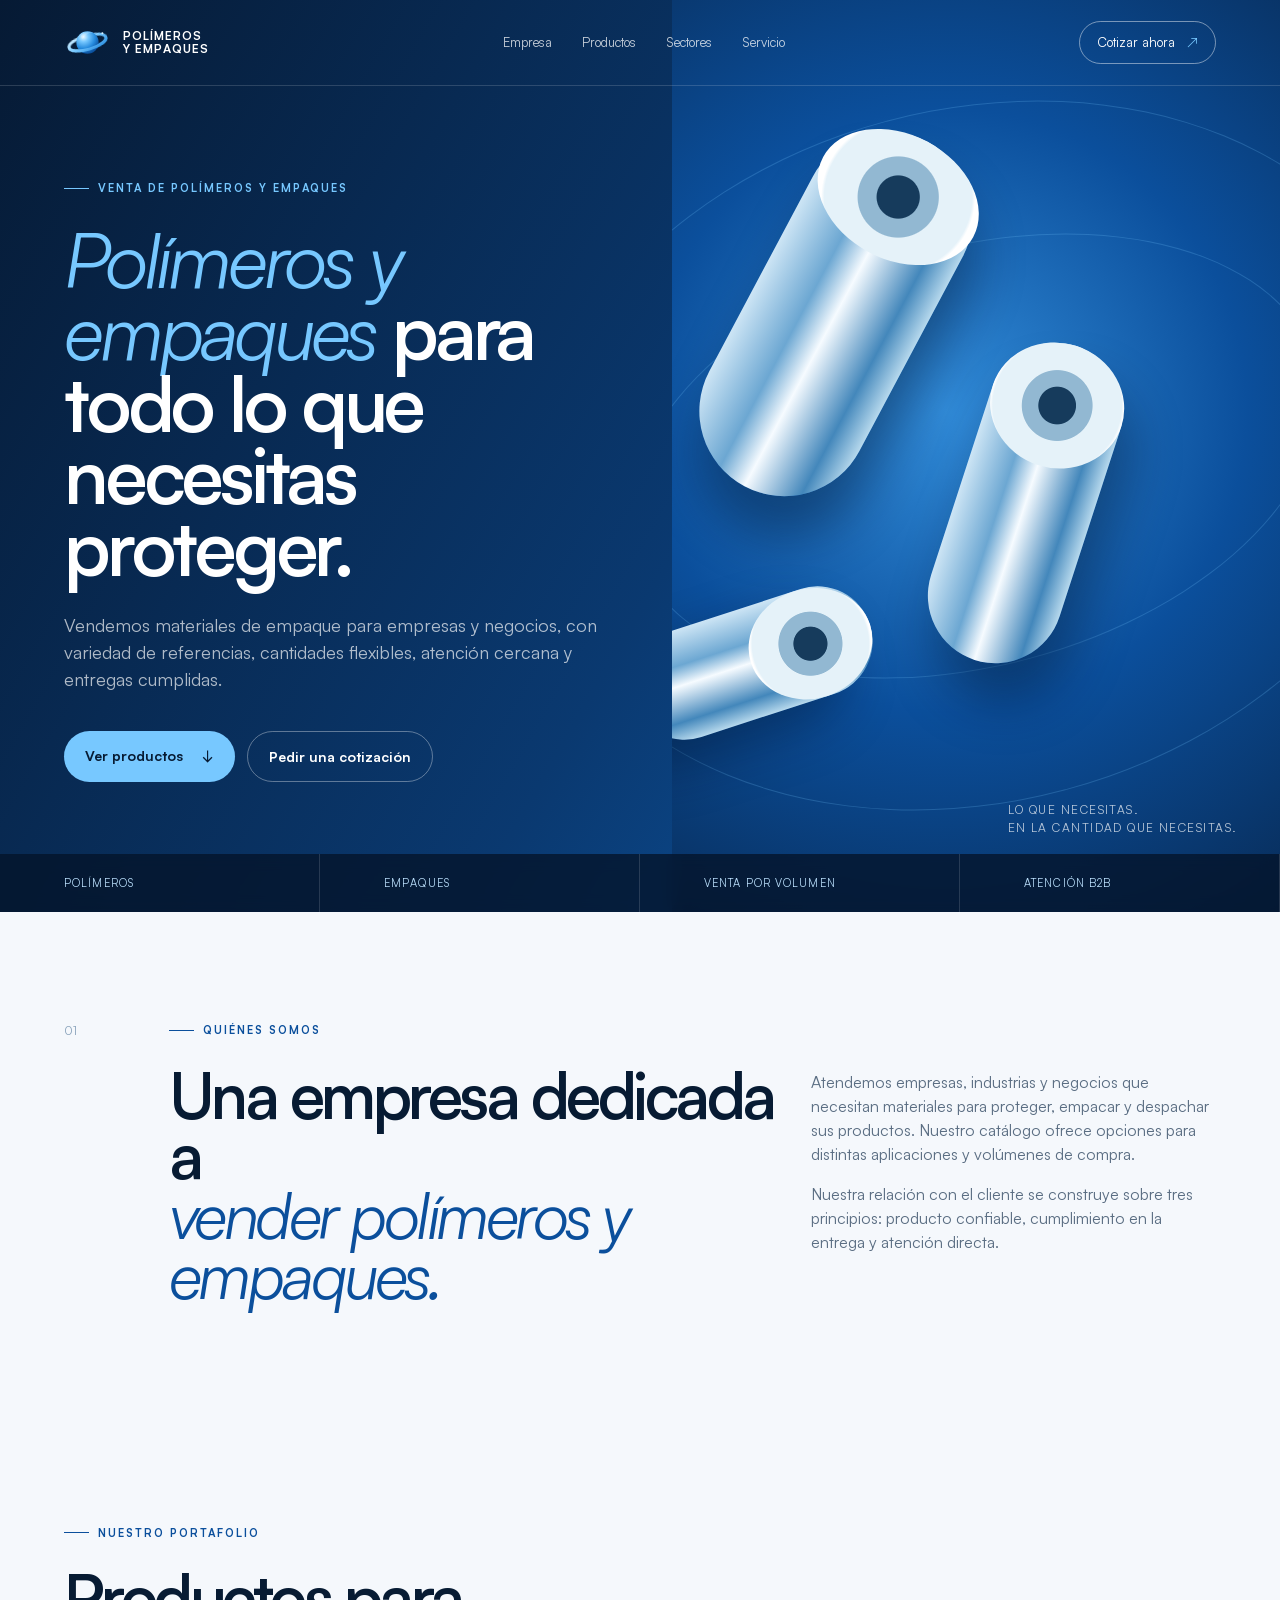
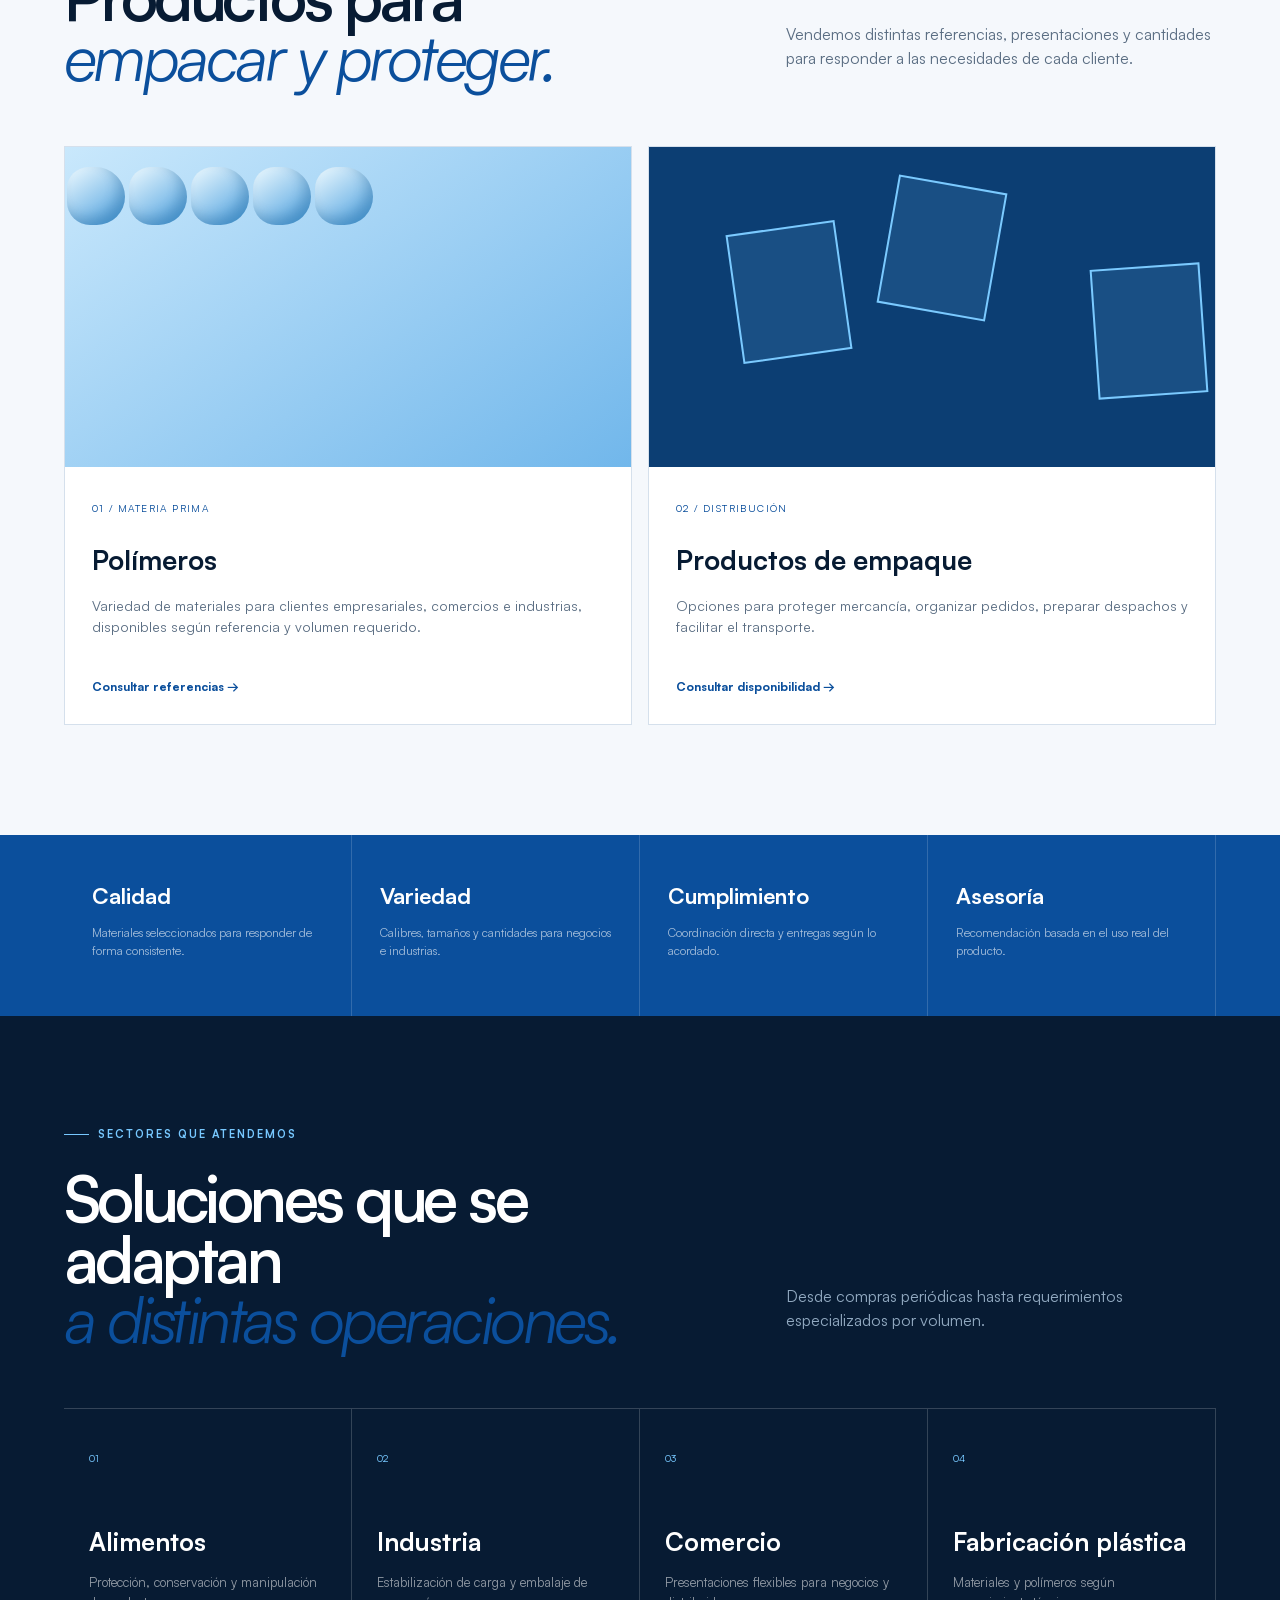
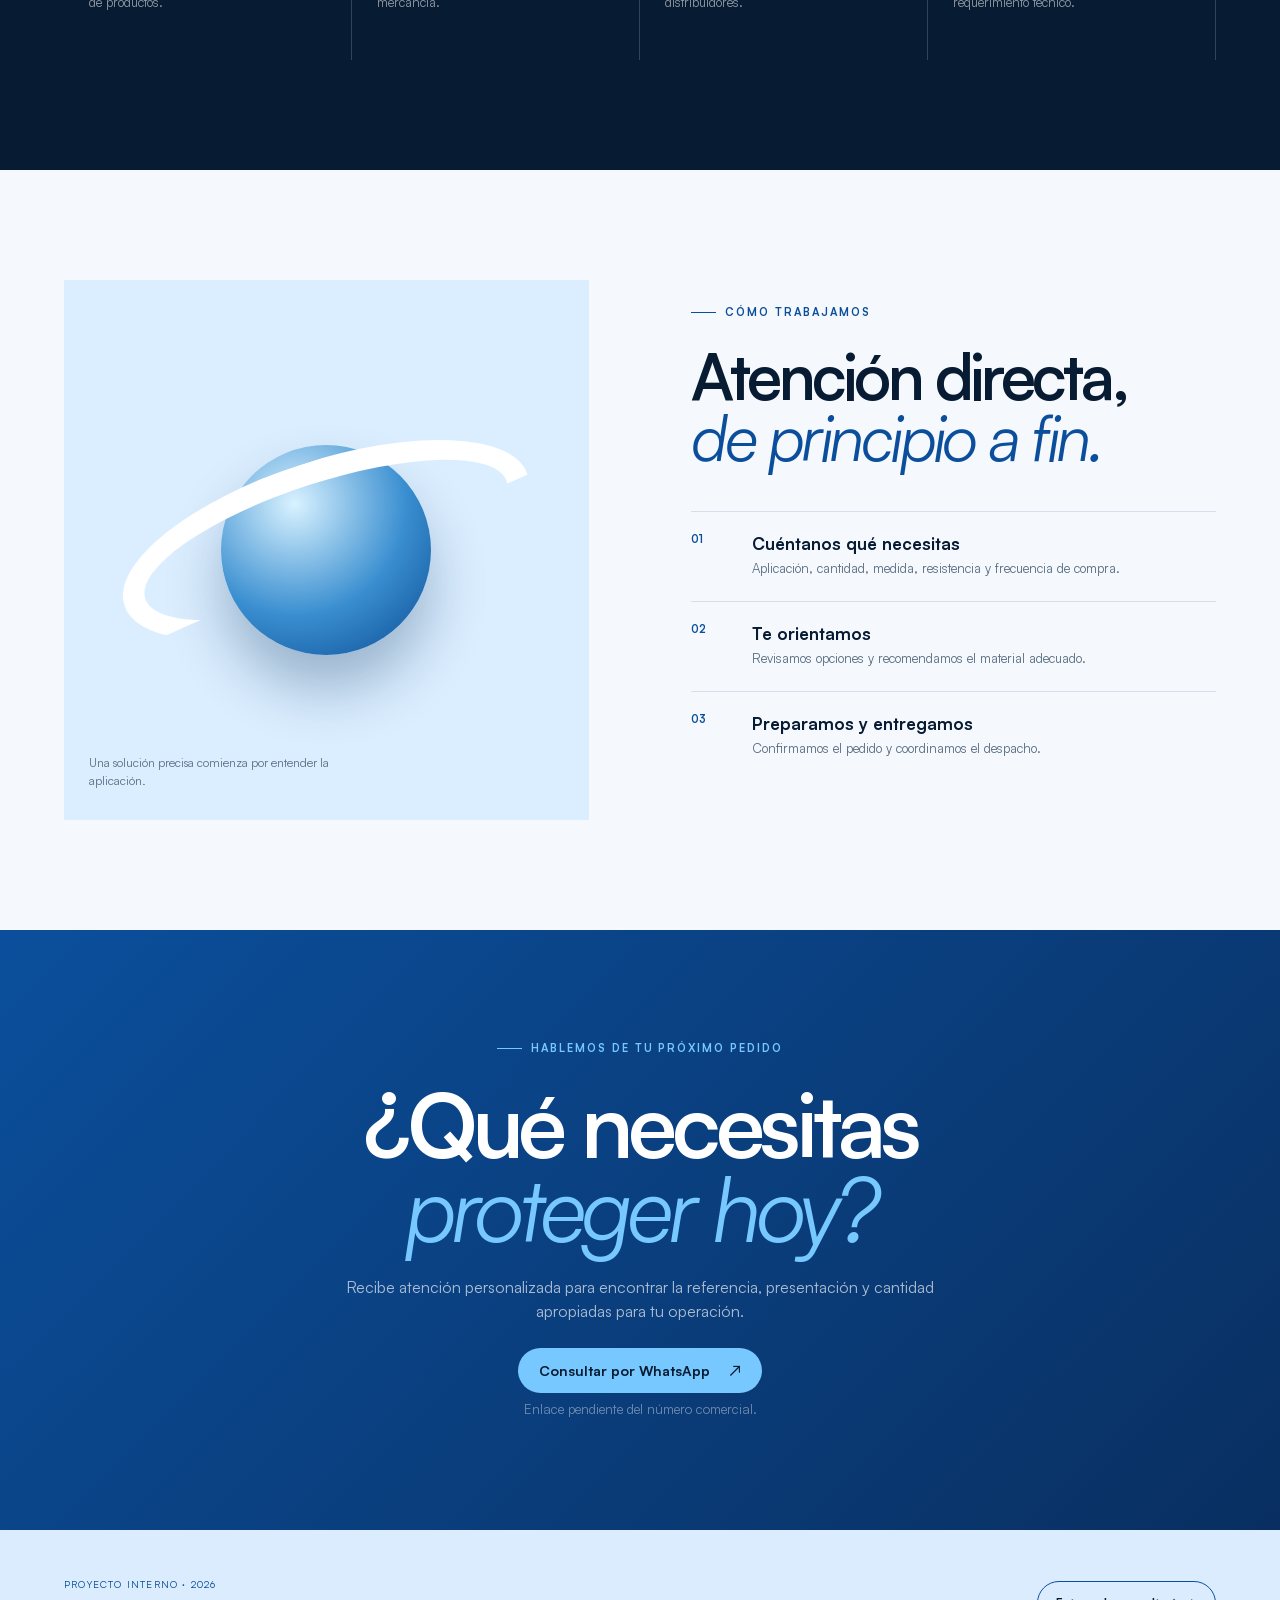
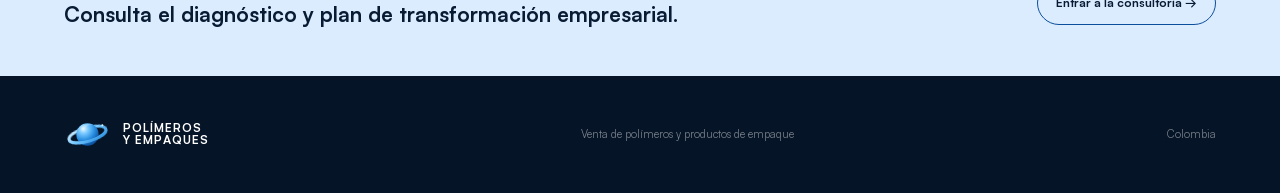
<file: index.html>
<!DOCTYPE html><html lang="es"><head><meta charset="UTF-8"><meta name="viewport" content="width=device-width,initial-scale=1"><meta name="description" content="Polímeros y Empaques: venta de polímeros y productos de empaque para empresas y negocios."><title>Polímeros y Empaques | Soluciones que protegen</title><link rel="stylesheet" href="styles.css"></head>
<body class="company-home"><header class="site-header"><a class="brand" href="#inicio"><img class="brand-logo" src="assets/logo-polimeros-empaques.svg" alt="Logo de Polímeros y Empaques"><span>Polímeros<br>y Empaques</span></a><nav><a href="#empresa">Empresa</a><a href="#productos">Productos</a><a href="#sectores">Sectores</a><a href="#servicio">Servicio</a></nav><a class="nav-cta" href="#contacto">Cotizar ahora <span>↗</span></a></header>
<main><section class="company-hero" id="inicio"><div class="company-hero-copy"><p class="eyebrow light"><span></span> Venta de polímeros y empaques</p><h1><em>Polímeros y empaques</em> para todo lo que necesitas proteger.</h1><p>Vendemos materiales de empaque para empresas y negocios, con variedad de referencias, cantidades flexibles, atención cercana y entregas cumplidas.</p><div class="hero-actions"><a class="button primary" href="#productos">Ver productos <span>↓</span></a><a class="button ghost" href="#contacto">Pedir una cotización</a></div></div><div class="material-scene" aria-hidden="true"><span class="mesh m1"></span><span class="mesh m2"></span><div class="material-roll r1"></div><div class="material-roll r2"></div><div class="material-roll r3"></div><p>Lo que necesitas.<br>En la cantidad que necesitas.</p></div><div class="hero-strip"><span>Polímeros</span><span>Empaques</span><span>Venta por volumen</span><span>Atención B2B</span></div></section>
<section class="company-intro section" id="empresa"><div class="intro-index">01</div><div><p class="eyebrow"><span></span> Quiénes somos</p><h2>Una empresa dedicada a<br><em>vender polímeros y empaques.</em></h2></div><div class="intro-copy"><p>Atendemos empresas, industrias y negocios que necesitan materiales para proteger, empacar y despachar sus productos. Nuestro catálogo ofrece opciones para distintas aplicaciones y volúmenes de compra.</p><p>Nuestra relación con el cliente se construye sobre tres principios: producto confiable, cumplimiento en la entrega y atención directa.</p></div></section>
<section class="products-section section" id="productos"><div class="section-heading"><div><p class="eyebrow"><span></span> Nuestro portafolio</p><h2>Productos para<br><em>empacar y proteger.</em></h2></div><p>Vendemos distintas referencias, presentaciones y cantidades para responder a las necesidades de cada cliente.</p></div><div class="product-grid sales-grid"><article class="product-card product-featured"><div class="product-art polymers"><i></i><i></i><i></i><i></i><i></i></div><div class="product-info"><span>01 / Materia prima</span><h3>Polímeros</h3><p>Variedad de materiales para clientes empresariales, comercios e industrias, disponibles según referencia y volumen requerido.</p><a href="#contacto">Consultar referencias →</a></div></article><article class="product-card product-featured"><div class="product-art packages"><i></i><i></i><i></i></div><div class="product-info"><span>02 / Distribución</span><h3>Productos de empaque</h3><p>Opciones para proteger mercancía, organizar pedidos, preparar despachos y facilitar el transporte.</p><a href="#contacto">Consultar disponibilidad →</a></div></article></div></section>
<section class="benefit-band"><article><strong>Calidad</strong><p>Materiales seleccionados para responder de forma consistente.</p></article><article><strong>Variedad</strong><p>Calibres, tamaños y cantidades para negocios e industrias.</p></article><article><strong>Cumplimiento</strong><p>Coordinación directa y entregas según lo acordado.</p></article><article><strong>Asesoría</strong><p>Recomendación basada en el uso real del producto.</p></article></section>
<section class="industries section" id="sectores"><div class="section-heading"><div><p class="eyebrow light"><span></span> Sectores que atendemos</p><h2>Soluciones que se adaptan<br><em>a distintas operaciones.</em></h2></div><p>Desde compras periódicas hasta requerimientos especializados por volumen.</p></div><div class="industry-list"><article><span>01</span><h3>Alimentos</h3><p>Protección, conservación y manipulación de productos.</p></article><article><span>02</span><h3>Industria</h3><p>Estabilización de carga y embalaje de mercancía.</p></article><article><span>03</span><h3>Comercio</h3><p>Presentaciones flexibles para negocios y distribuidores.</p></article><article><span>04</span><h3>Fabricación plástica</h3><p>Materiales y polímeros según requerimiento técnico.</p></article></div></section>
<section class="service-section section" id="servicio"><div class="service-visual"><div class="planet"><span></span></div><p>Una solución precisa comienza por entender la aplicación.</p></div><div class="service-copy"><p class="eyebrow"><span></span> Cómo trabajamos</p><h2>Atención directa,<br><em>de principio a fin.</em></h2><ol><li><b>01</b><div><strong>Cuéntanos qué necesitas</strong><p>Aplicación, cantidad, medida, resistencia y frecuencia de compra.</p></div></li><li><b>02</b><div><strong>Te orientamos</strong><p>Revisamos opciones y recomendamos el material adecuado.</p></div></li><li><b>03</b><div><strong>Preparamos y entregamos</strong><p>Confirmamos el pedido y coordinamos el despacho.</p></div></li></ol></div></section>
<section class="company-cta section" id="contacto"><p class="eyebrow light"><span></span> Hablemos de tu próximo pedido</p><h2>¿Qué necesitas<br><em>proteger hoy?</em></h2><p>Recibe atención personalizada para encontrar la referencia, presentación y cantidad apropiadas para tu operación.</p><a class="button primary" href="https://wa.me/">Consultar por WhatsApp <span>↗</span></a><small>Enlace pendiente del número comercial.</small></section><section class="consulting-entry"><div><span>Proyecto interno · 2026</span><h3>Consulta el diagnóstico y plan de transformación empresarial.</h3></div><a href="diagnostico.html">Entrar a la consultoría →</a></section></main>
<footer><div class="brand"><img class="brand-logo" src="assets/logo-polimeros-empaques.svg" alt="Logo de Polímeros y Empaques"><span>Polímeros<br>y Empaques</span></div><p>Venta de polímeros y productos de empaque</p><p>Colombia</p></footer></body></html>
</file>
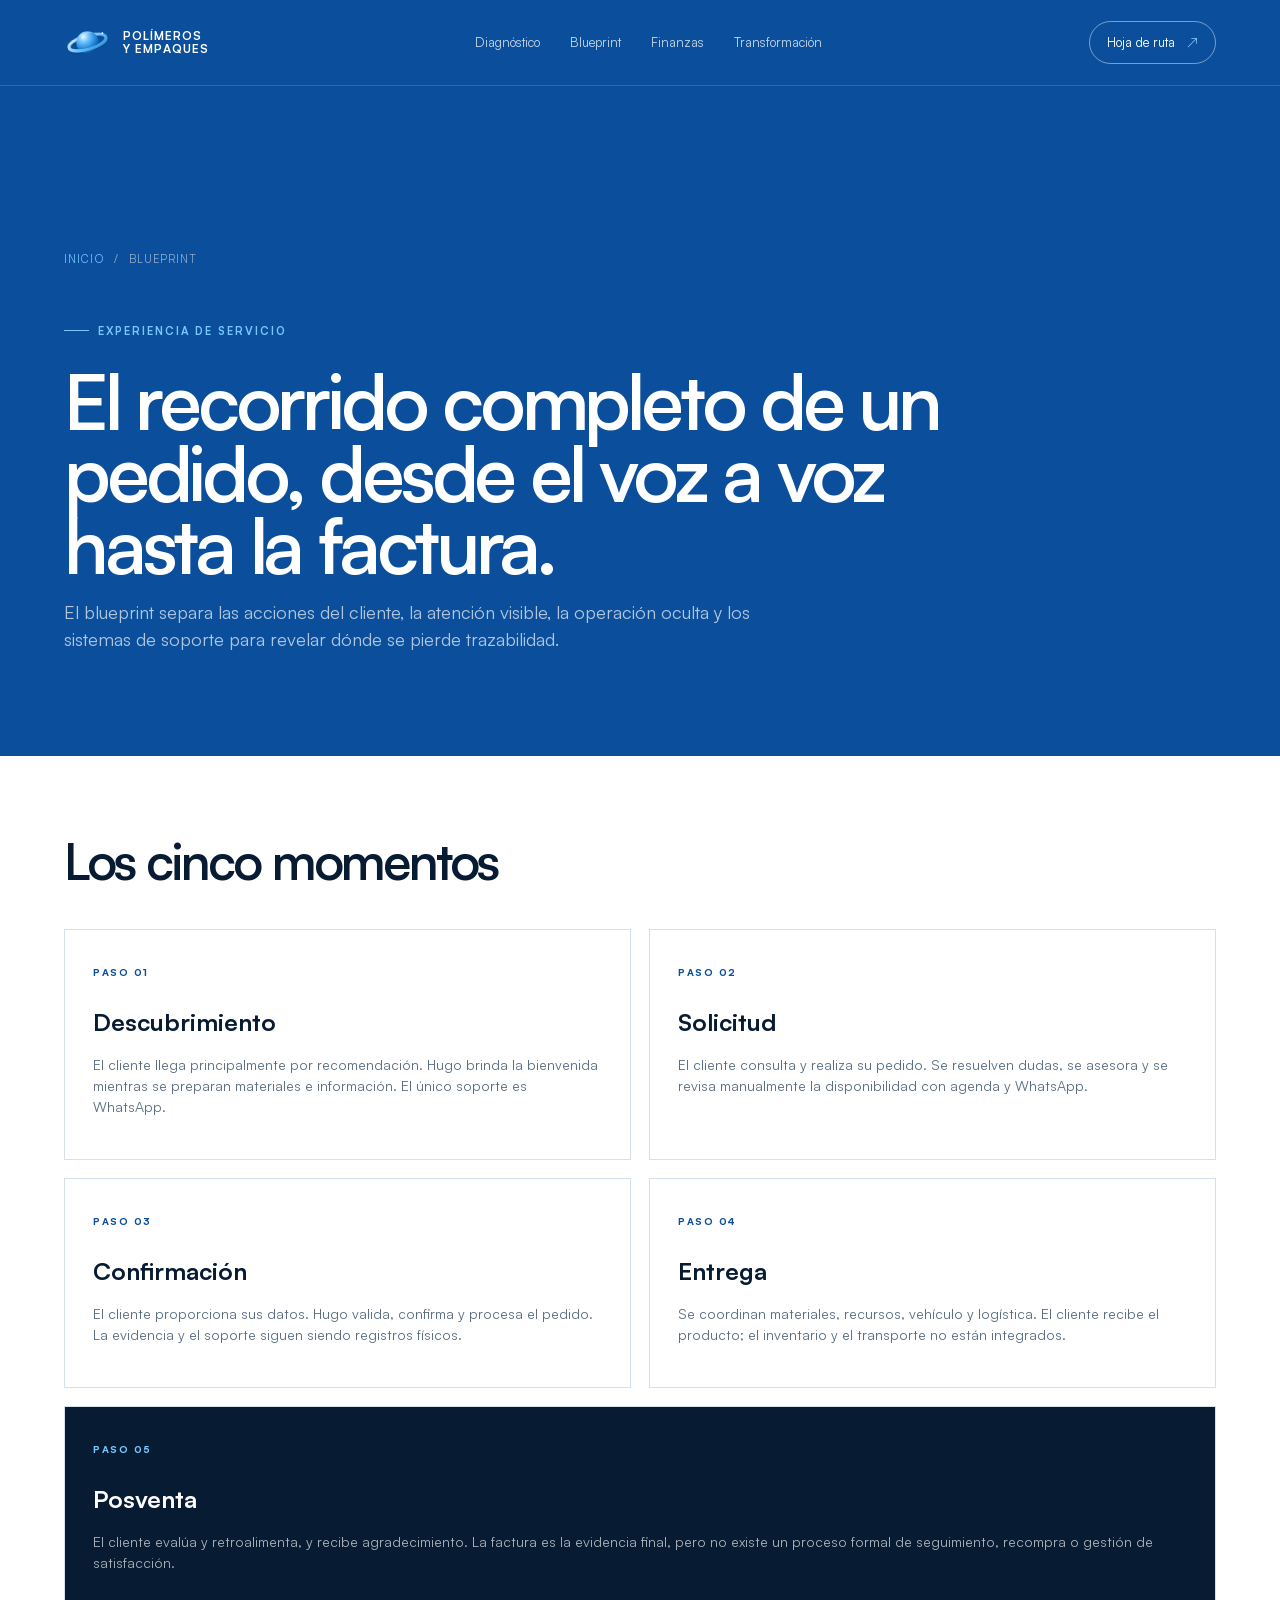
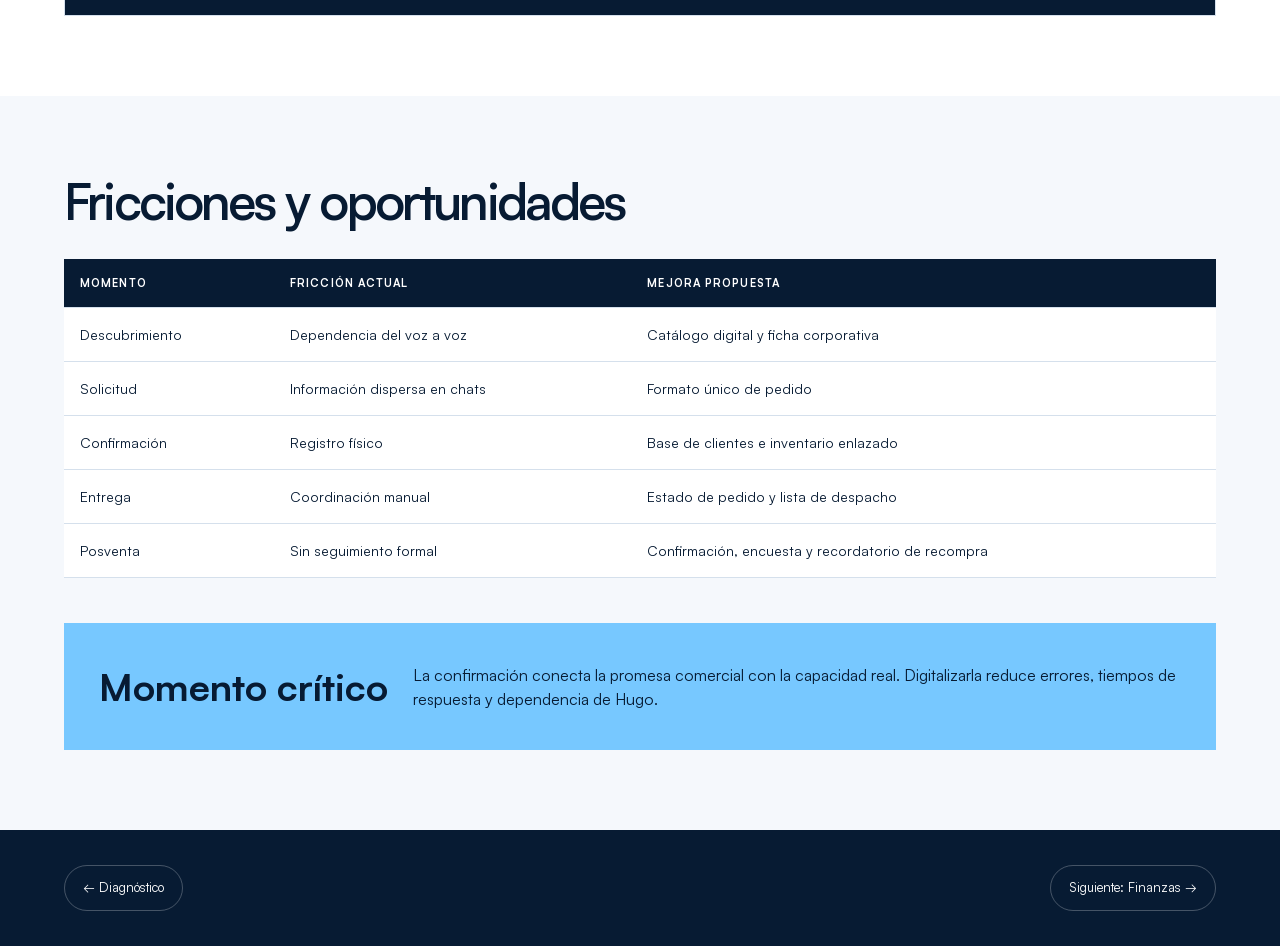
<file: blueprint.html>
<!DOCTYPE html><html lang="es"><head><meta charset="UTF-8"><meta name="viewport" content="width=device-width,initial-scale=1"><title>Blueprint | Polímeros y Empaques</title><link rel="stylesheet" href="styles.css"></head><body>
<header class="site-header detail-header"><a class="brand" href="index.html"><img class="brand-logo" src="assets/logo-polimeros-empaques.svg" alt="Logo de Polímeros y Empaques"><span>Polímeros<br>y Empaques</span></a><nav><a href="diagnostico.html">Diagnóstico</a><a href="blueprint.html">Blueprint</a><a href="finanzas.html">Finanzas</a><a href="transformacion.html">Transformación</a></nav><a class="nav-cta" href="ruta.html">Hoja de ruta <span>↗</span></a></header>
<main><section class="detail-hero"><div class="breadcrumb"><a href="index.html">Inicio</a><span>/</span><span>Blueprint</span></div><p class="eyebrow light"><span></span> Experiencia de servicio</p><h1>El recorrido completo de un pedido, desde el voz a voz hasta la factura.</h1><p>El blueprint separa las acciones del cliente, la atención visible, la operación oculta y los sistemas de soporte para revelar dónde se pierde trazabilidad.</p></section>
<section class="detail-section alt"><h2>Los cinco momentos</h2><div class="content-grid"><article class="content-card"><span class="kicker">Paso 01</span><h3>Descubrimiento</h3><p>El cliente llega principalmente por recomendación. Hugo brinda la bienvenida mientras se preparan materiales e información. El único soporte es WhatsApp.</p></article><article class="content-card"><span class="kicker">Paso 02</span><h3>Solicitud</h3><p>El cliente consulta y realiza su pedido. Se resuelven dudas, se asesora y se revisa manualmente la disponibilidad con agenda y WhatsApp.</p></article><article class="content-card"><span class="kicker">Paso 03</span><h3>Confirmación</h3><p>El cliente proporciona sus datos. Hugo valida, confirma y procesa el pedido. La evidencia y el soporte siguen siendo registros físicos.</p></article><article class="content-card"><span class="kicker">Paso 04</span><h3>Entrega</h3><p>Se coordinan materiales, recursos, vehículo y logística. El cliente recibe el producto; el inventario y el transporte no están integrados.</p></article><article class="content-card wide-card"><span class="kicker">Paso 05</span><h3>Posventa</h3><p>El cliente evalúa y retroalimenta, y recibe agradecimiento. La factura es la evidencia final, pero no existe un proceso formal de seguimiento, recompra o gestión de satisfacción.</p></article></div></section>
<section class="detail-section"><h2>Fricciones y oportunidades</h2><table class="data-table"><thead><tr><th>Momento</th><th>Fricción actual</th><th>Mejora propuesta</th></tr></thead><tbody><tr><td>Descubrimiento</td><td>Dependencia del voz a voz</td><td>Catálogo digital y ficha corporativa</td></tr><tr><td>Solicitud</td><td>Información dispersa en chats</td><td>Formato único de pedido</td></tr><tr><td>Confirmación</td><td>Registro físico</td><td>Base de clientes e inventario enlazado</td></tr><tr><td>Entrega</td><td>Coordinación manual</td><td>Estado de pedido y lista de despacho</td></tr><tr><td>Posventa</td><td>Sin seguimiento formal</td><td>Confirmación, encuesta y recordatorio de recompra</td></tr></tbody></table><div class="callout"><strong>Momento crítico</strong><p>La confirmación conecta la promesa comercial con la capacidad real. Digitalizarla reduce errores, tiempos de respuesta y dependencia de Hugo.</p></div></section></main><div class="next-pages"><a href="diagnostico.html">← Diagnóstico</a><a href="finanzas.html">Siguiente: Finanzas →</a></div></body></html>
</file>
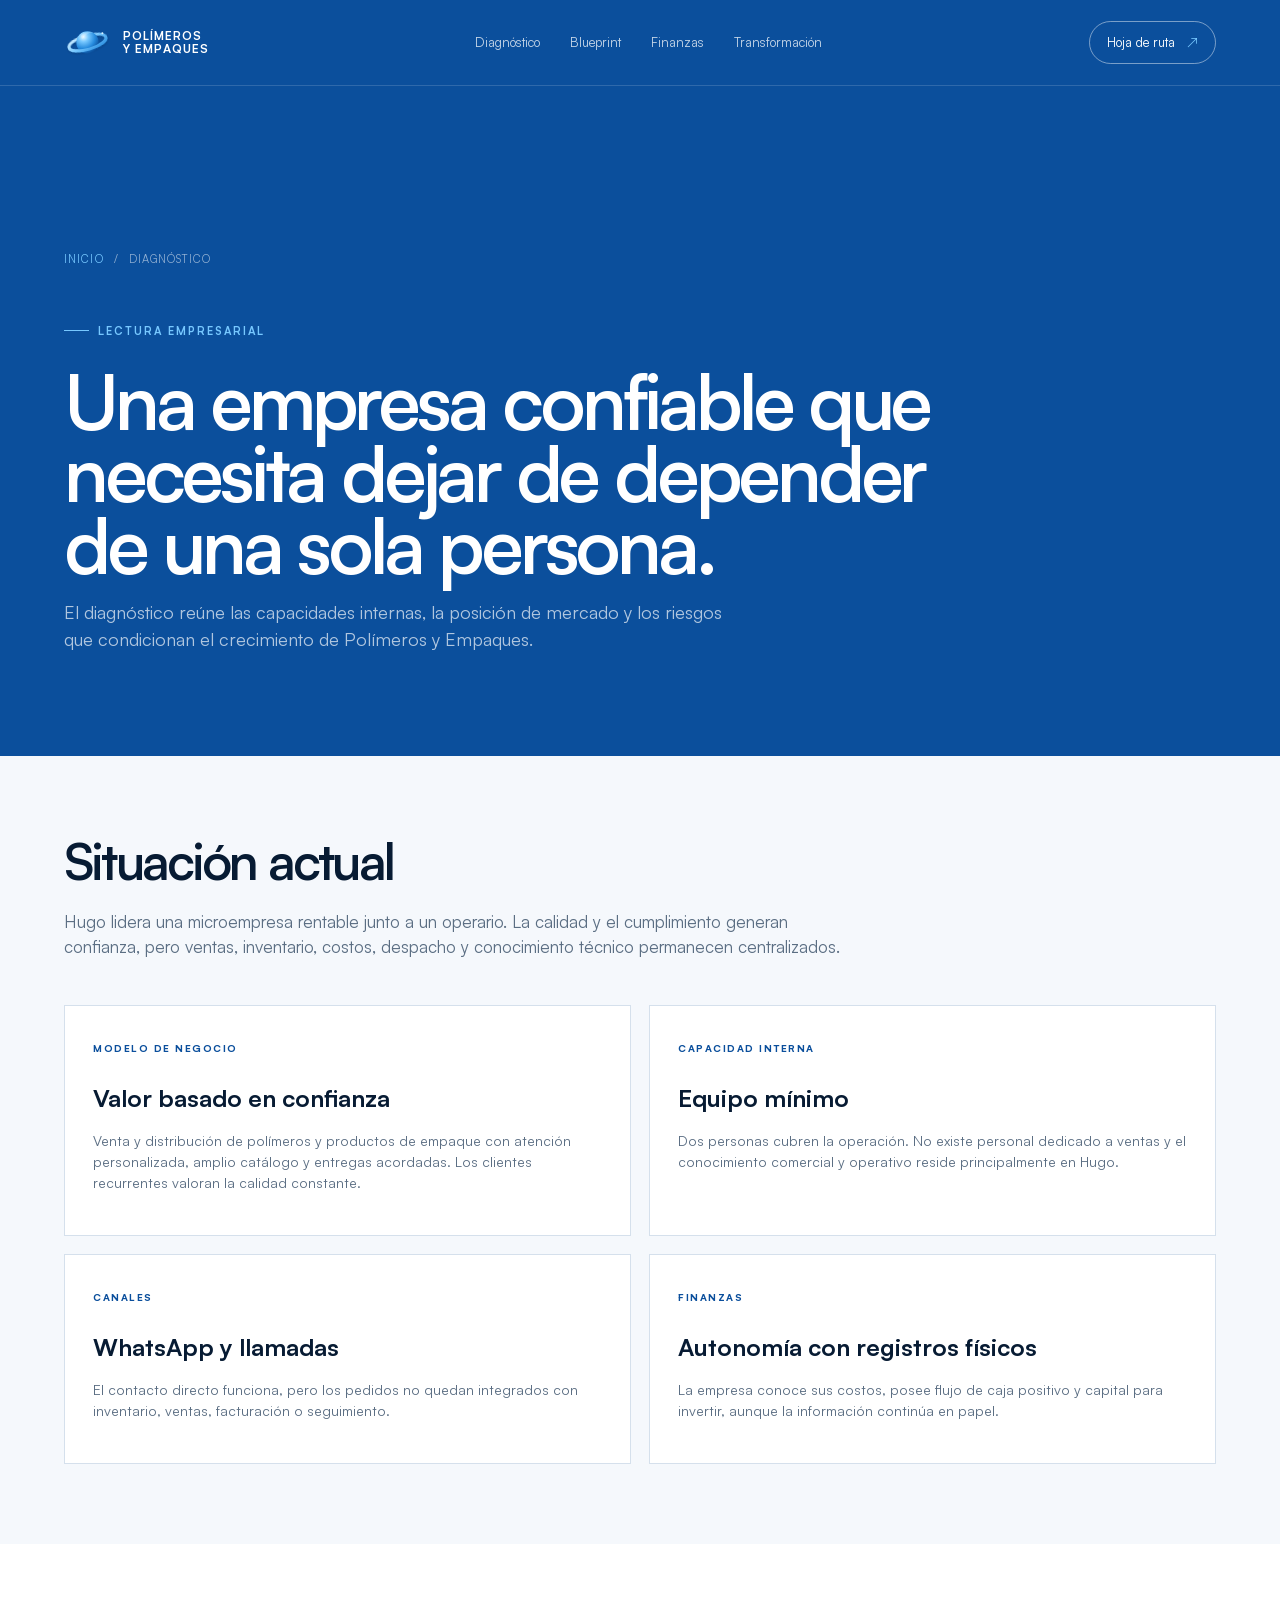
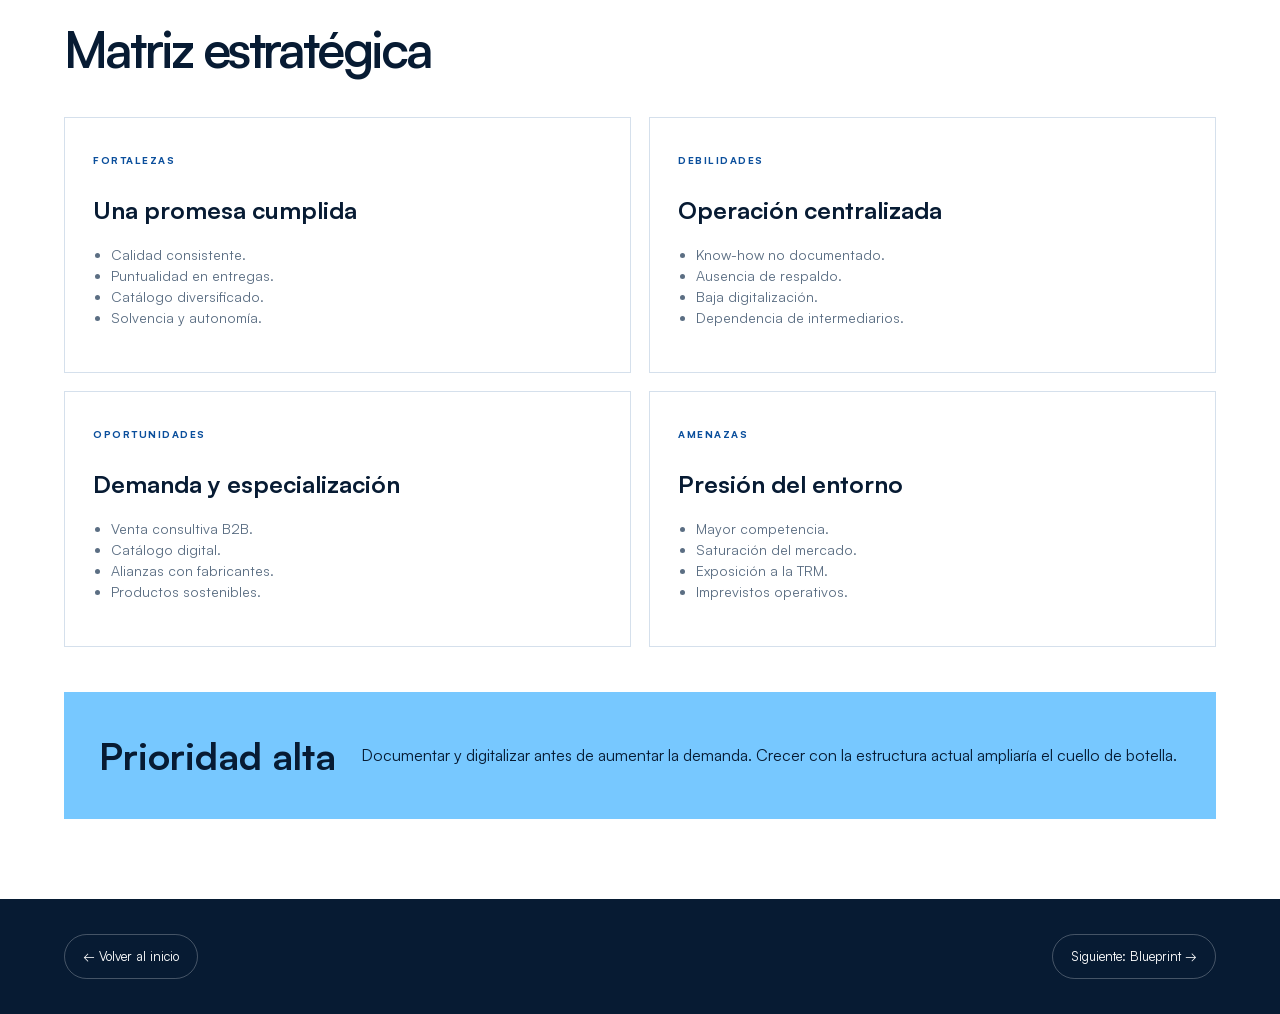
<file: diagnostico.html>
<!DOCTYPE html><html lang="es"><head><meta charset="UTF-8"><meta name="viewport" content="width=device-width,initial-scale=1"><title>Diagnóstico | Polímeros y Empaques</title><link rel="stylesheet" href="styles.css"></head><body>
<header class="site-header detail-header"><a class="brand" href="index.html"><img class="brand-logo" src="assets/logo-polimeros-empaques.svg" alt="Logo de Polímeros y Empaques"><span>Polímeros<br>y Empaques</span></a><nav><a href="diagnostico.html">Diagnóstico</a><a href="blueprint.html">Blueprint</a><a href="finanzas.html">Finanzas</a><a href="transformacion.html">Transformación</a></nav><a class="nav-cta" href="ruta.html">Hoja de ruta <span>↗</span></a></header>
<main><section class="detail-hero"><div class="breadcrumb"><a href="index.html">Inicio</a><span>/</span><span>Diagnóstico</span></div><p class="eyebrow light"><span></span> Lectura empresarial</p><h1>Una empresa confiable que necesita dejar de depender de una sola persona.</h1><p>El diagnóstico reúne las capacidades internas, la posición de mercado y los riesgos que condicionan el crecimiento de Polímeros y Empaques.</p></section>
<section class="detail-section"><h2>Situación actual</h2><p class="intro">Hugo lidera una microempresa rentable junto a un operario. La calidad y el cumplimiento generan confianza, pero ventas, inventario, costos, despacho y conocimiento técnico permanecen centralizados.</p><div class="content-grid"><article class="content-card"><span class="kicker">Modelo de negocio</span><h3>Valor basado en confianza</h3><p>Venta y distribución de polímeros y productos de empaque con atención personalizada, amplio catálogo y entregas acordadas. Los clientes recurrentes valoran la calidad constante.</p></article><article class="content-card"><span class="kicker">Capacidad interna</span><h3>Equipo mínimo</h3><p>Dos personas cubren la operación. No existe personal dedicado a ventas y el conocimiento comercial y operativo reside principalmente en Hugo.</p></article><article class="content-card"><span class="kicker">Canales</span><h3>WhatsApp y llamadas</h3><p>El contacto directo funciona, pero los pedidos no quedan integrados con inventario, ventas, facturación o seguimiento.</p></article><article class="content-card"><span class="kicker">Finanzas</span><h3>Autonomía con registros físicos</h3><p>La empresa conoce sus costos, posee flujo de caja positivo y capital para invertir, aunque la información continúa en papel.</p></article></div></section>
<section class="detail-section alt"><h2>Matriz estratégica</h2><div class="content-grid"><article class="content-card"><span class="kicker">Fortalezas</span><h3>Una promesa cumplida</h3><ul><li>Calidad consistente.</li><li>Puntualidad en entregas.</li><li>Catálogo diversificado.</li><li>Solvencia y autonomía.</li></ul></article><article class="content-card"><span class="kicker">Debilidades</span><h3>Operación centralizada</h3><ul><li>Know-how no documentado.</li><li>Ausencia de respaldo.</li><li>Baja digitalización.</li><li>Dependencia de intermediarios.</li></ul></article><article class="content-card"><span class="kicker">Oportunidades</span><h3>Demanda y especialización</h3><ul><li>Venta consultiva B2B.</li><li>Catálogo digital.</li><li>Alianzas con fabricantes.</li><li>Productos sostenibles.</li></ul></article><article class="content-card"><span class="kicker">Amenazas</span><h3>Presión del entorno</h3><ul><li>Mayor competencia.</li><li>Saturación del mercado.</li><li>Exposición a la TRM.</li><li>Imprevistos operativos.</li></ul></article></div><div class="callout"><strong>Prioridad alta</strong><p>Documentar y digitalizar antes de aumentar la demanda. Crecer con la estructura actual ampliaría el cuello de botella.</p></div></section></main><div class="next-pages"><a href="index.html">← Volver al inicio</a><a href="blueprint.html">Siguiente: Blueprint →</a></div></body></html>
</file>
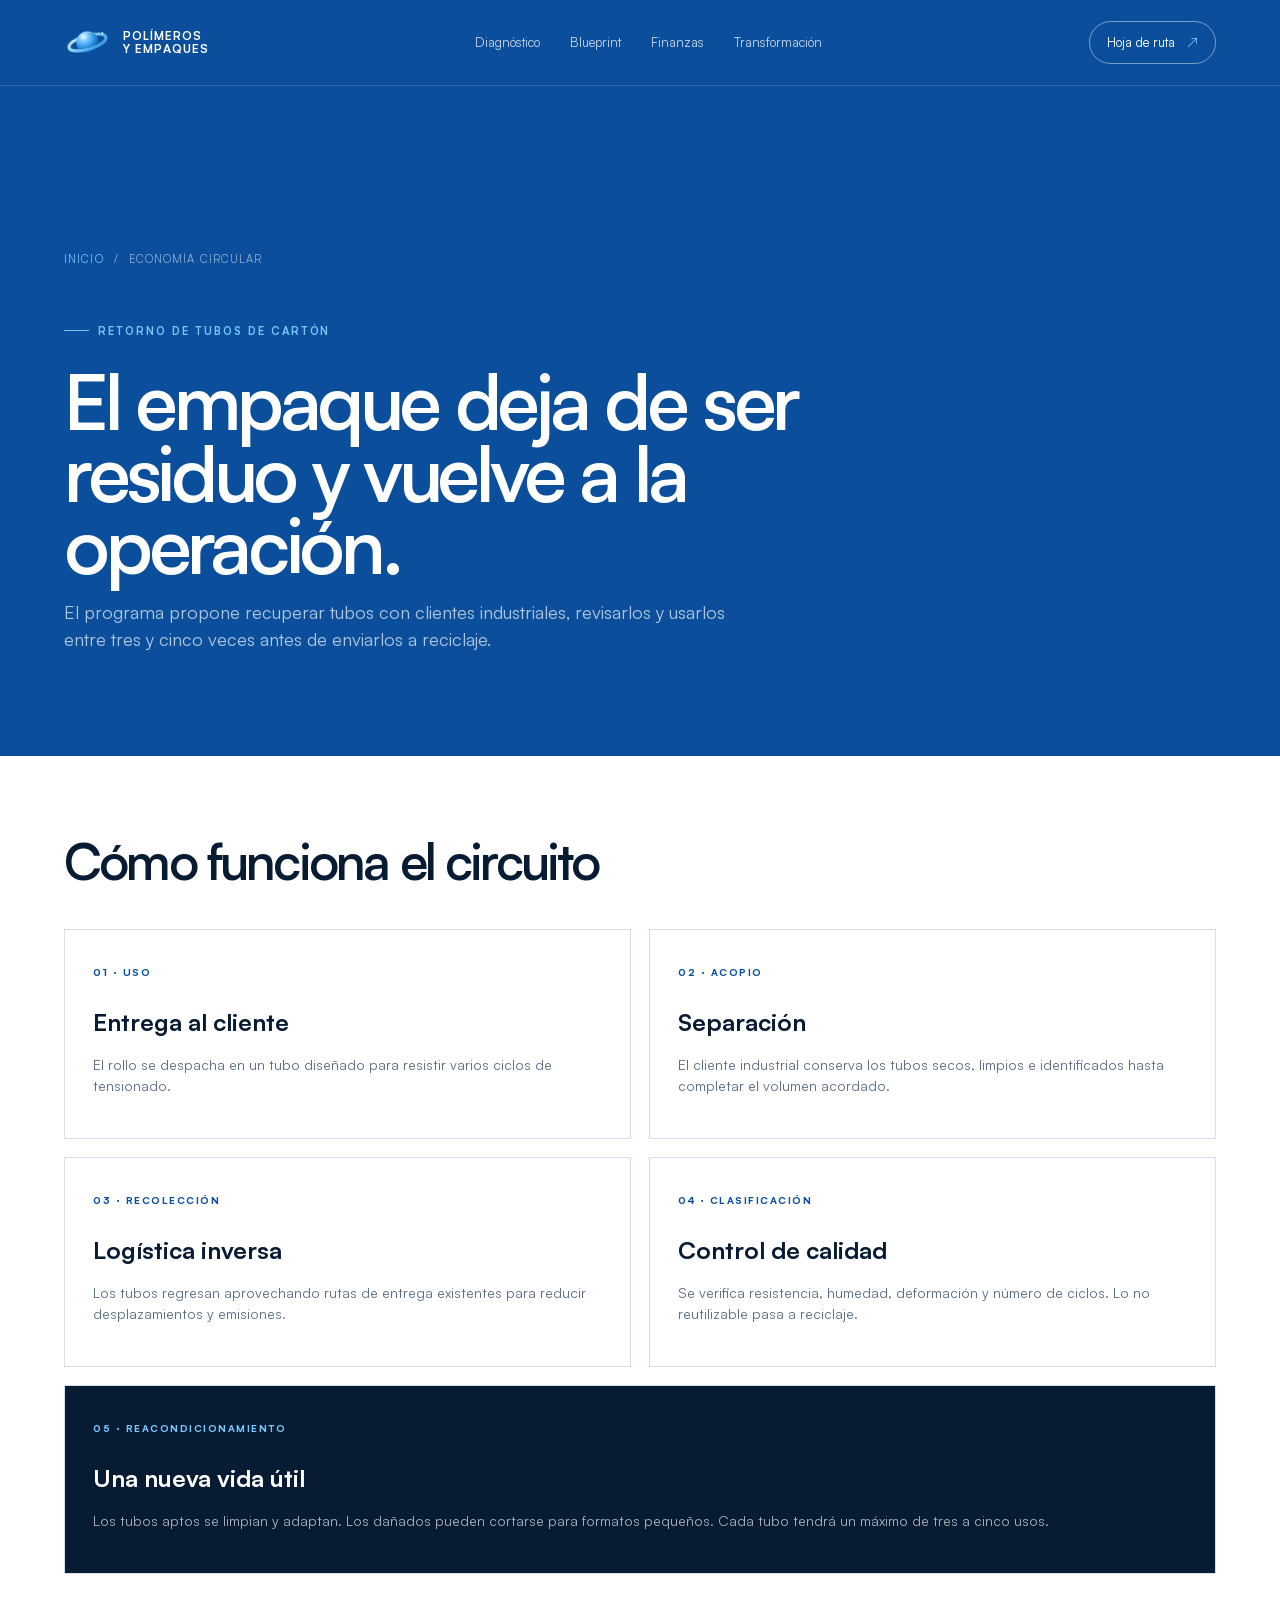
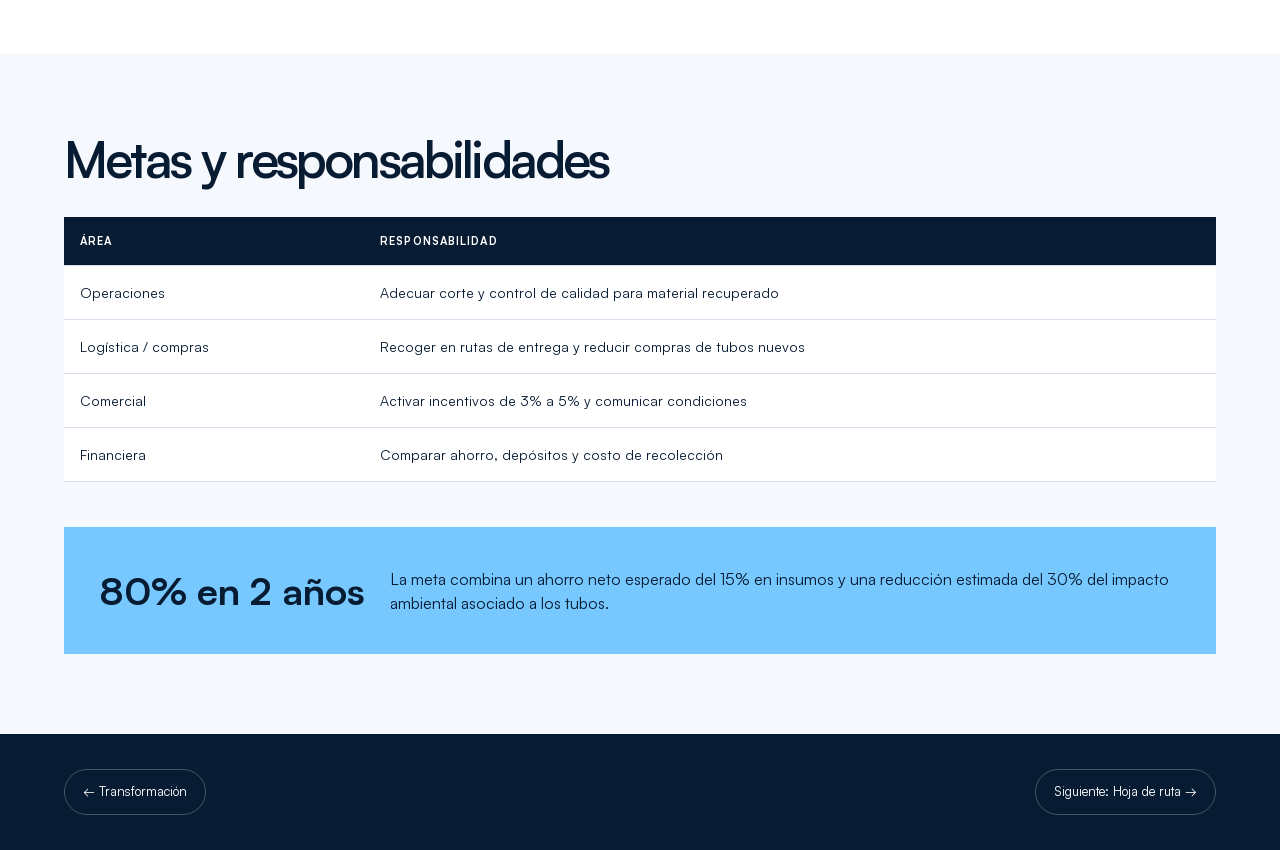
<file: economia-circular.html>
<!DOCTYPE html><html lang="es"><head><meta charset="UTF-8"><meta name="viewport" content="width=device-width,initial-scale=1"><title>Economía circular | Polímeros y Empaques</title><link rel="stylesheet" href="styles.css"></head><body>
<header class="site-header detail-header"><a class="brand" href="index.html"><img class="brand-logo" src="assets/logo-polimeros-empaques.svg" alt="Logo de Polímeros y Empaques"><span>Polímeros<br>y Empaques</span></a><nav><a href="diagnostico.html">Diagnóstico</a><a href="blueprint.html">Blueprint</a><a href="finanzas.html">Finanzas</a><a href="transformacion.html">Transformación</a></nav><a class="nav-cta" href="ruta.html">Hoja de ruta <span>↗</span></a></header>
<main><section class="detail-hero"><div class="breadcrumb"><a href="index.html">Inicio</a><span>/</span><span>Economía circular</span></div><p class="eyebrow light"><span></span> Retorno de tubos de cartón</p><h1>El empaque deja de ser residuo y vuelve a la operación.</h1><p>El programa propone recuperar tubos con clientes industriales, revisarlos y usarlos entre tres y cinco veces antes de enviarlos a reciclaje.</p></section>
<section class="detail-section alt"><h2>Cómo funciona el circuito</h2><div class="content-grid"><article class="content-card"><span class="kicker">01 · Uso</span><h3>Entrega al cliente</h3><p>El rollo se despacha en un tubo diseñado para resistir varios ciclos de tensionado.</p></article><article class="content-card"><span class="kicker">02 · Acopio</span><h3>Separación</h3><p>El cliente industrial conserva los tubos secos, limpios e identificados hasta completar el volumen acordado.</p></article><article class="content-card"><span class="kicker">03 · Recolección</span><h3>Logística inversa</h3><p>Los tubos regresan aprovechando rutas de entrega existentes para reducir desplazamientos y emisiones.</p></article><article class="content-card"><span class="kicker">04 · Clasificación</span><h3>Control de calidad</h3><p>Se verifica resistencia, humedad, deformación y número de ciclos. Lo no reutilizable pasa a reciclaje.</p></article><article class="content-card wide-card"><span class="kicker">05 · Reacondicionamiento</span><h3>Una nueva vida útil</h3><p>Los tubos aptos se limpian y adaptan. Los dañados pueden cortarse para formatos pequeños. Cada tubo tendrá un máximo de tres a cinco usos.</p></article></div></section>
<section class="detail-section"><h2>Metas y responsabilidades</h2><table class="data-table"><thead><tr><th>Área</th><th>Responsabilidad</th></tr></thead><tbody><tr><td>Operaciones</td><td>Adecuar corte y control de calidad para material recuperado</td></tr><tr><td>Logística / compras</td><td>Recoger en rutas de entrega y reducir compras de tubos nuevos</td></tr><tr><td>Comercial</td><td>Activar incentivos de 3% a 5% y comunicar condiciones</td></tr><tr><td>Financiera</td><td>Comparar ahorro, depósitos y costo de recolección</td></tr></tbody></table><div class="callout"><strong>80% en 2 años</strong><p>La meta combina un ahorro neto esperado del 15% en insumos y una reducción estimada del 30% del impacto ambiental asociado a los tubos.</p></div></section></main><div class="next-pages"><a href="transformacion.html">← Transformación</a><a href="ruta.html">Siguiente: Hoja de ruta →</a></div></body></html>
</file>
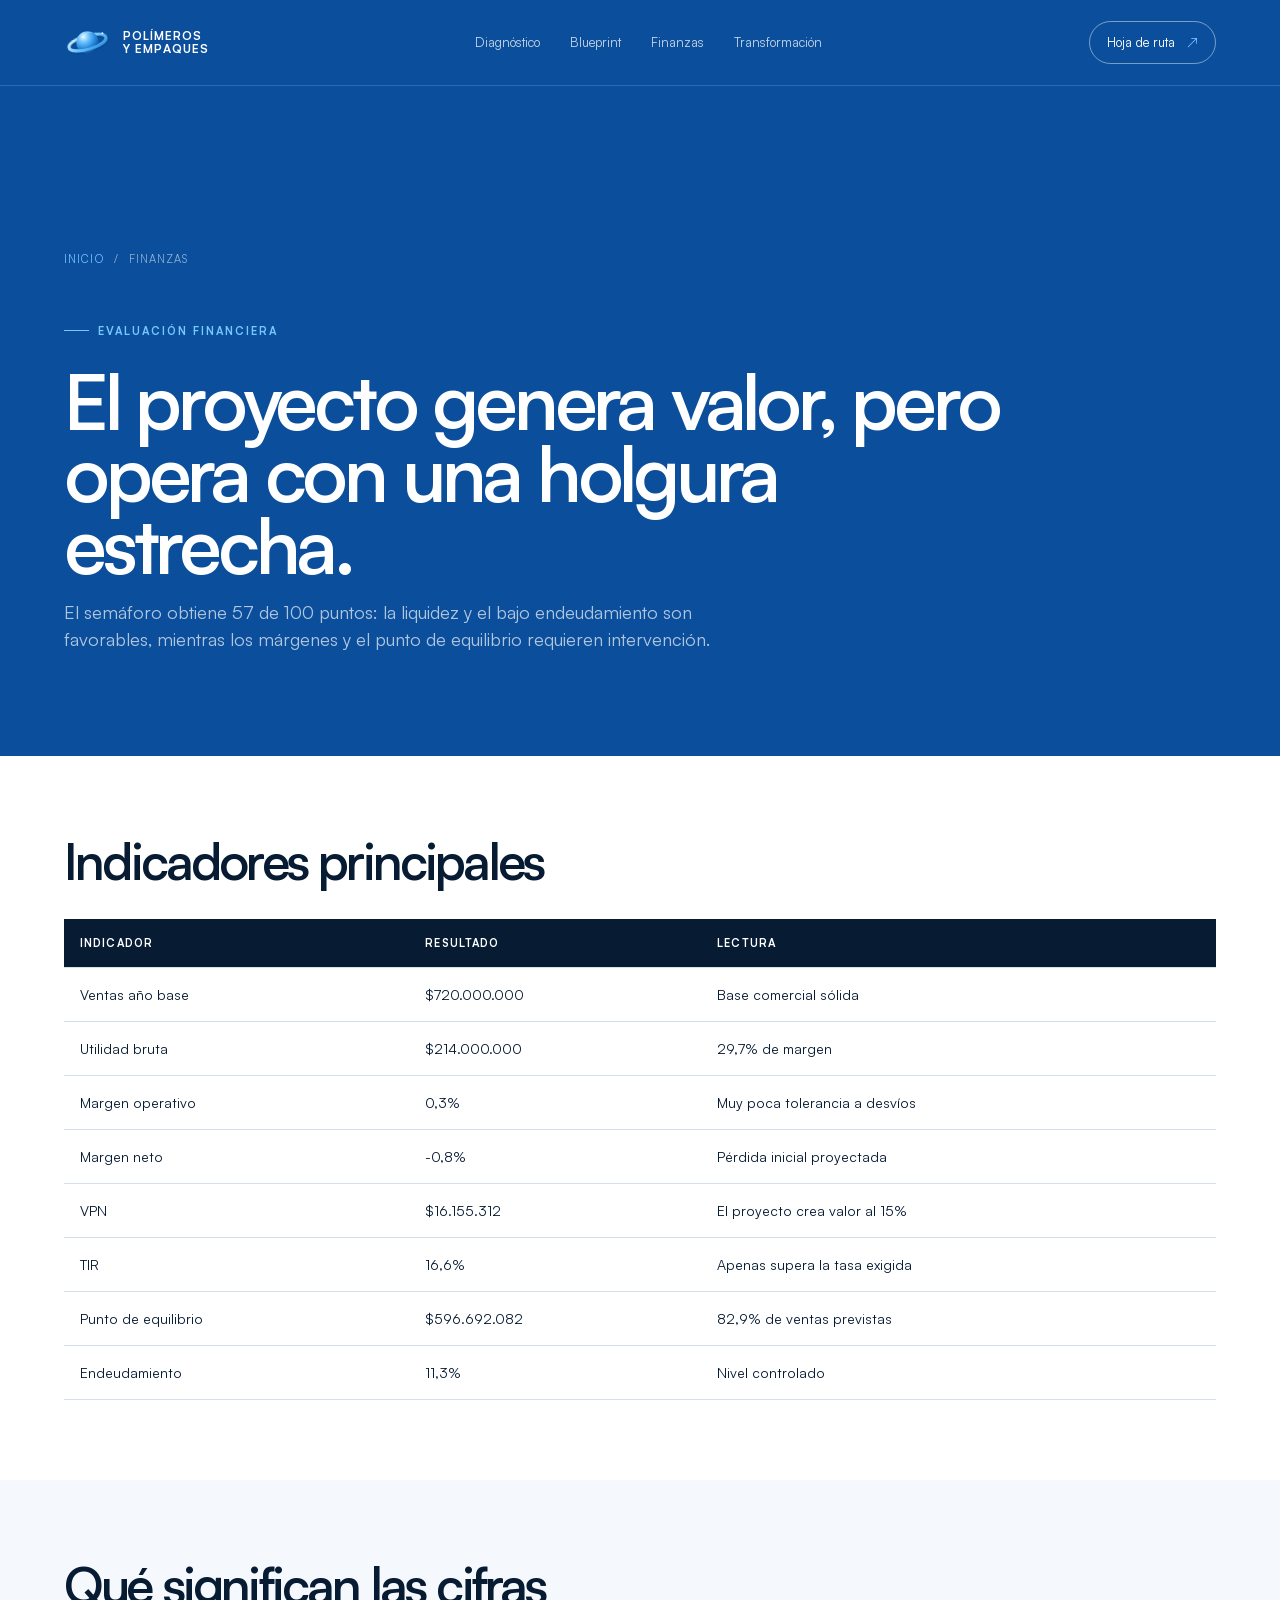
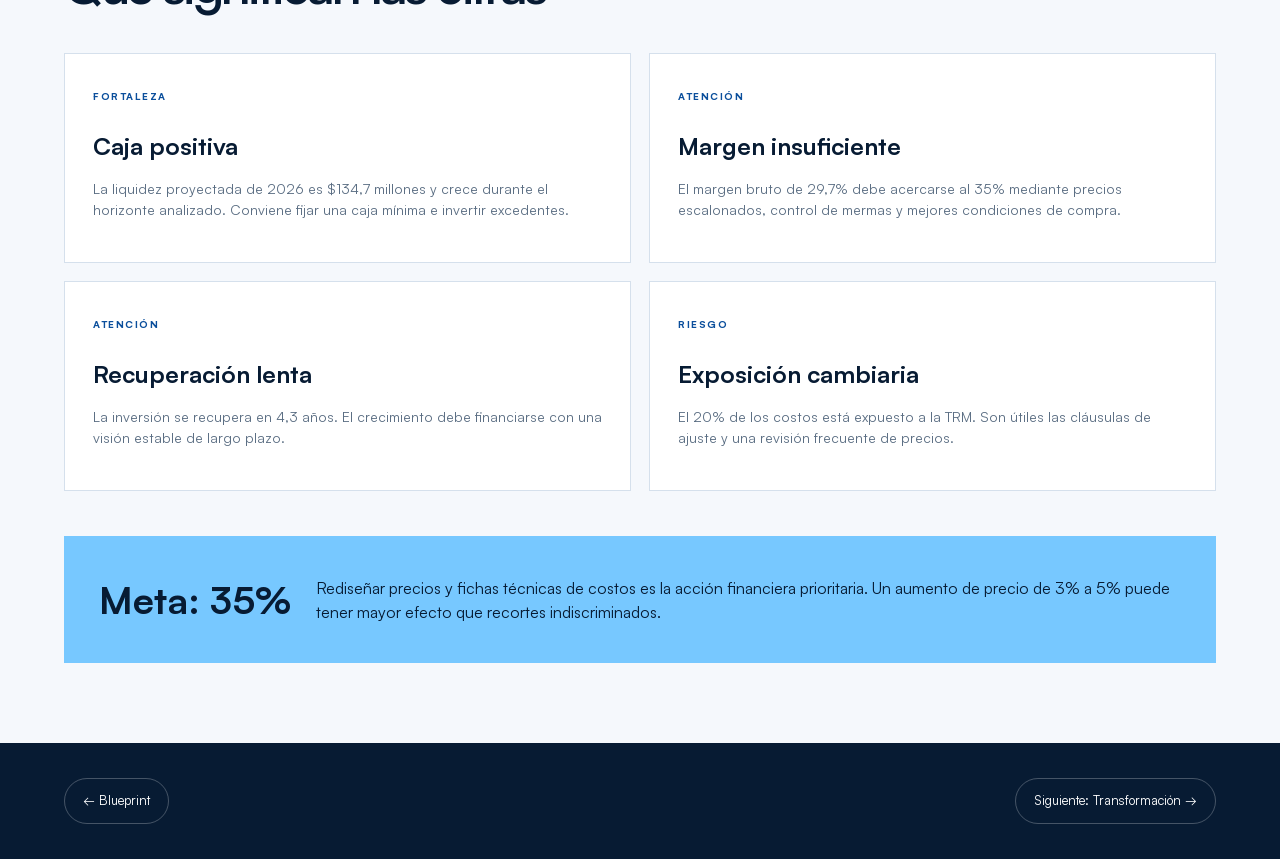
<file: finanzas.html>
<!DOCTYPE html><html lang="es"><head><meta charset="UTF-8"><meta name="viewport" content="width=device-width,initial-scale=1"><title>Finanzas | Polímeros y Empaques</title><link rel="stylesheet" href="styles.css"></head><body>
<header class="site-header detail-header"><a class="brand" href="index.html"><img class="brand-logo" src="assets/logo-polimeros-empaques.svg" alt="Logo de Polímeros y Empaques"><span>Polímeros<br>y Empaques</span></a><nav><a href="diagnostico.html">Diagnóstico</a><a href="blueprint.html">Blueprint</a><a href="finanzas.html">Finanzas</a><a href="transformacion.html">Transformación</a></nav><a class="nav-cta" href="ruta.html">Hoja de ruta <span>↗</span></a></header>
<main><section class="detail-hero"><div class="breadcrumb"><a href="index.html">Inicio</a><span>/</span><span>Finanzas</span></div><p class="eyebrow light"><span></span> Evaluación financiera</p><h1>El proyecto genera valor, pero opera con una holgura estrecha.</h1><p>El semáforo obtiene 57 de 100 puntos: la liquidez y el bajo endeudamiento son favorables, mientras los márgenes y el punto de equilibrio requieren intervención.</p></section>
<section class="detail-section alt"><h2>Indicadores principales</h2><table class="data-table"><thead><tr><th>Indicador</th><th>Resultado</th><th>Lectura</th></tr></thead><tbody><tr><td>Ventas año base</td><td>$720.000.000</td><td>Base comercial sólida</td></tr><tr><td>Utilidad bruta</td><td>$214.000.000</td><td>29,7% de margen</td></tr><tr><td>Margen operativo</td><td>0,3%</td><td>Muy poca tolerancia a desvíos</td></tr><tr><td>Margen neto</td><td>-0,8%</td><td>Pérdida inicial proyectada</td></tr><tr><td>VPN</td><td>$16.155.312</td><td>El proyecto crea valor al 15%</td></tr><tr><td>TIR</td><td>16,6%</td><td>Apenas supera la tasa exigida</td></tr><tr><td>Punto de equilibrio</td><td>$596.692.082</td><td>82,9% de ventas previstas</td></tr><tr><td>Endeudamiento</td><td>11,3%</td><td>Nivel controlado</td></tr></tbody></table></section>
<section class="detail-section"><h2>Qué significan las cifras</h2><div class="content-grid"><article class="content-card"><span class="kicker">Fortaleza</span><h3>Caja positiva</h3><p>La liquidez proyectada de 2026 es $134,7 millones y crece durante el horizonte analizado. Conviene fijar una caja mínima e invertir excedentes.</p></article><article class="content-card"><span class="kicker">Atención</span><h3>Margen insuficiente</h3><p>El margen bruto de 29,7% debe acercarse al 35% mediante precios escalonados, control de mermas y mejores condiciones de compra.</p></article><article class="content-card"><span class="kicker">Atención</span><h3>Recuperación lenta</h3><p>La inversión se recupera en 4,3 años. El crecimiento debe financiarse con una visión estable de largo plazo.</p></article><article class="content-card"><span class="kicker">Riesgo</span><h3>Exposición cambiaria</h3><p>El 20% de los costos está expuesto a la TRM. Son útiles las cláusulas de ajuste y una revisión frecuente de precios.</p></article></div><div class="callout"><strong>Meta: 35%</strong><p>Rediseñar precios y fichas técnicas de costos es la acción financiera prioritaria. Un aumento de precio de 3% a 5% puede tener mayor efecto que recortes indiscriminados.</p></div></section></main><div class="next-pages"><a href="blueprint.html">← Blueprint</a><a href="transformacion.html">Siguiente: Transformación →</a></div></body></html>
</file>
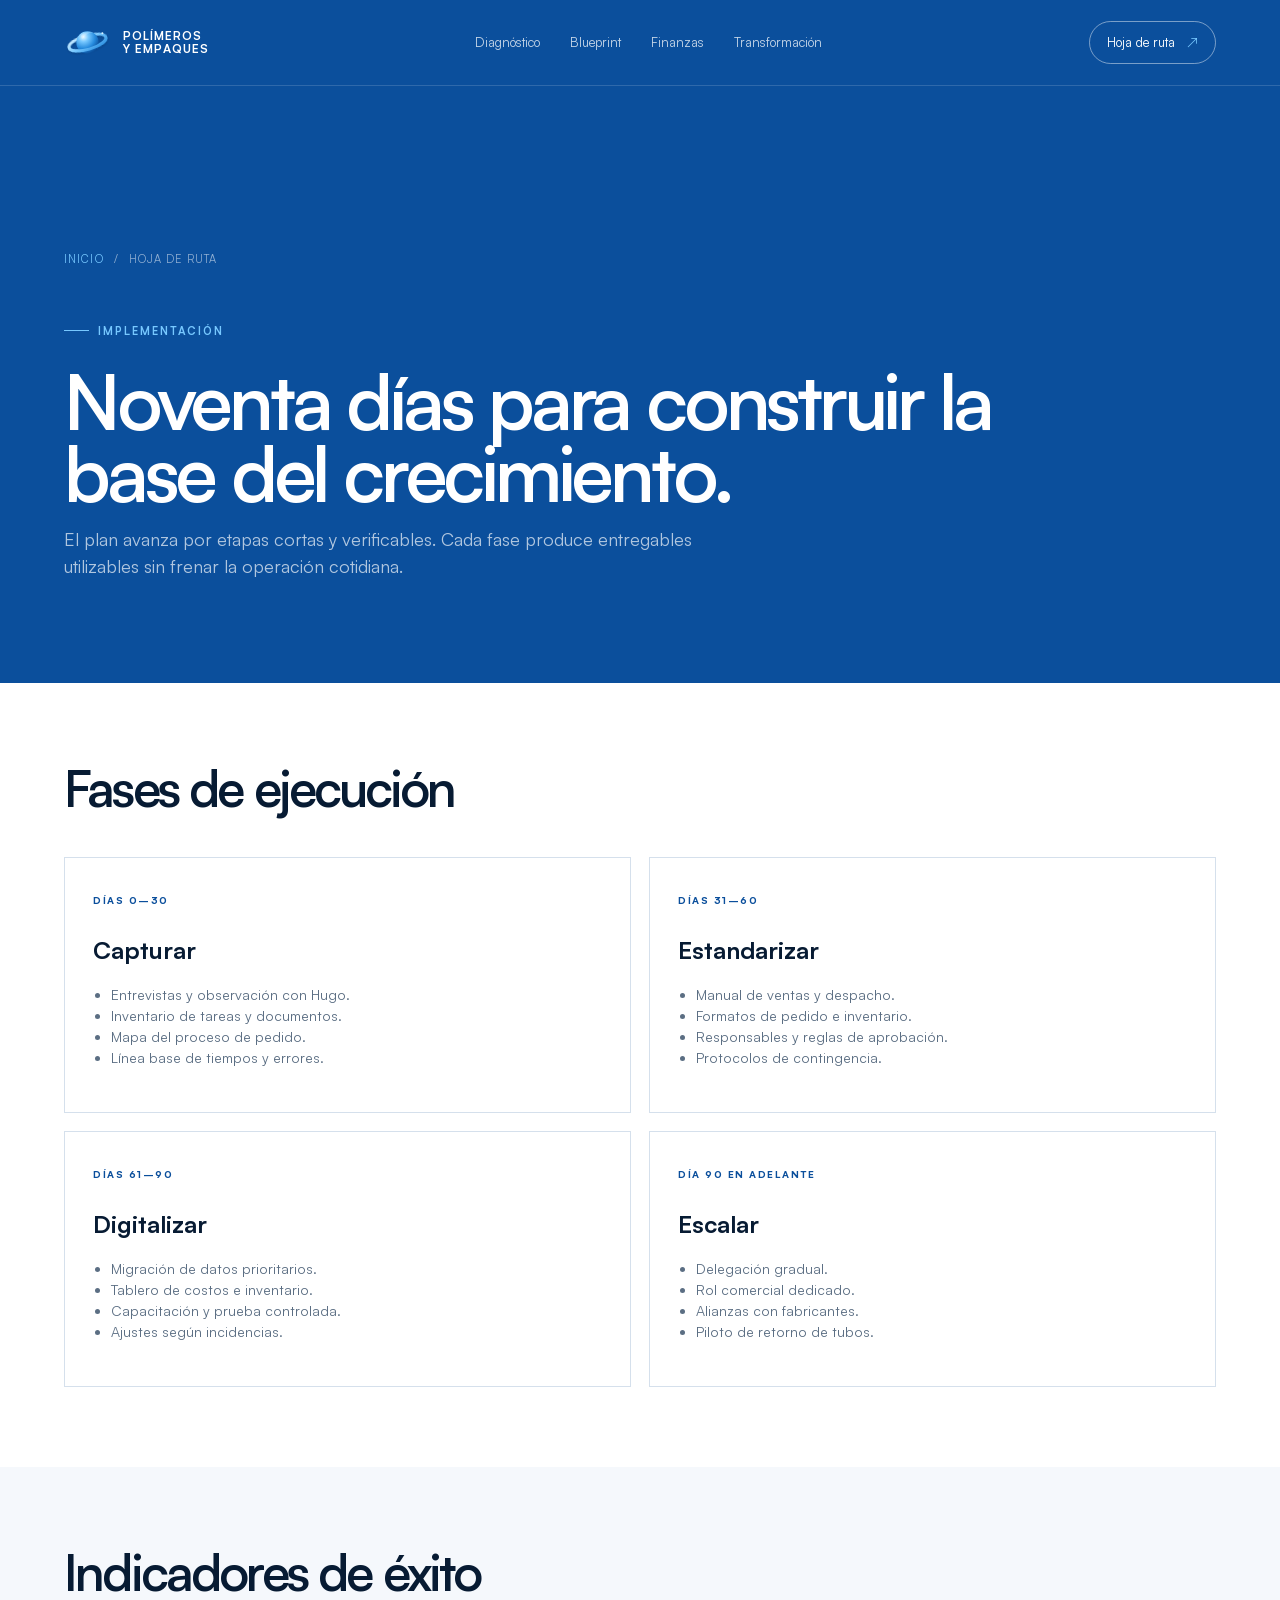
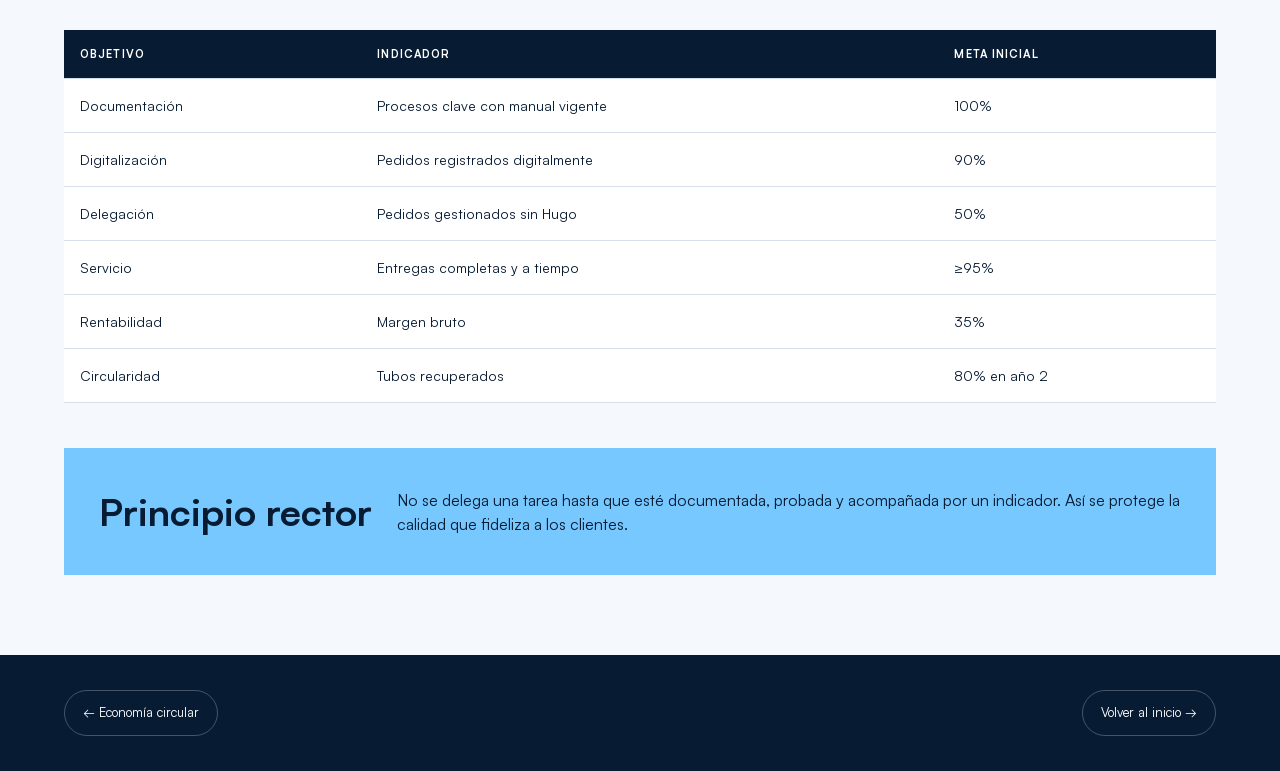
<file: ruta.html>
<!DOCTYPE html><html lang="es"><head><meta charset="UTF-8"><meta name="viewport" content="width=device-width,initial-scale=1"><title>Hoja de ruta | Polímeros y Empaques</title><link rel="stylesheet" href="styles.css"></head><body>
<header class="site-header detail-header"><a class="brand" href="index.html"><img class="brand-logo" src="assets/logo-polimeros-empaques.svg" alt="Logo de Polímeros y Empaques"><span>Polímeros<br>y Empaques</span></a><nav><a href="diagnostico.html">Diagnóstico</a><a href="blueprint.html">Blueprint</a><a href="finanzas.html">Finanzas</a><a href="transformacion.html">Transformación</a></nav><a class="nav-cta" href="ruta.html">Hoja de ruta <span>↗</span></a></header>
<main><section class="detail-hero"><div class="breadcrumb"><a href="index.html">Inicio</a><span>/</span><span>Hoja de ruta</span></div><p class="eyebrow light"><span></span> Implementación</p><h1>Noventa días para construir la base del crecimiento.</h1><p>El plan avanza por etapas cortas y verificables. Cada fase produce entregables utilizables sin frenar la operación cotidiana.</p></section>
<section class="detail-section alt"><h2>Fases de ejecución</h2><div class="content-grid"><article class="content-card"><span class="kicker">Días 0–30</span><h3>Capturar</h3><ul><li>Entrevistas y observación con Hugo.</li><li>Inventario de tareas y documentos.</li><li>Mapa del proceso de pedido.</li><li>Línea base de tiempos y errores.</li></ul></article><article class="content-card"><span class="kicker">Días 31–60</span><h3>Estandarizar</h3><ul><li>Manual de ventas y despacho.</li><li>Formatos de pedido e inventario.</li><li>Responsables y reglas de aprobación.</li><li>Protocolos de contingencia.</li></ul></article><article class="content-card"><span class="kicker">Días 61–90</span><h3>Digitalizar</h3><ul><li>Migración de datos prioritarios.</li><li>Tablero de costos e inventario.</li><li>Capacitación y prueba controlada.</li><li>Ajustes según incidencias.</li></ul></article><article class="content-card"><span class="kicker">Día 90 en adelante</span><h3>Escalar</h3><ul><li>Delegación gradual.</li><li>Rol comercial dedicado.</li><li>Alianzas con fabricantes.</li><li>Piloto de retorno de tubos.</li></ul></article></div></section>
<section class="detail-section"><h2>Indicadores de éxito</h2><table class="data-table"><thead><tr><th>Objetivo</th><th>Indicador</th><th>Meta inicial</th></tr></thead><tbody><tr><td>Documentación</td><td>Procesos clave con manual vigente</td><td>100%</td></tr><tr><td>Digitalización</td><td>Pedidos registrados digitalmente</td><td>90%</td></tr><tr><td>Delegación</td><td>Pedidos gestionados sin Hugo</td><td>50%</td></tr><tr><td>Servicio</td><td>Entregas completas y a tiempo</td><td>≥95%</td></tr><tr><td>Rentabilidad</td><td>Margen bruto</td><td>35%</td></tr><tr><td>Circularidad</td><td>Tubos recuperados</td><td>80% en año 2</td></tr></tbody></table><div class="callout"><strong>Principio rector</strong><p>No se delega una tarea hasta que esté documentada, probada y acompañada por un indicador. Así se protege la calidad que fideliza a los clientes.</p></div></section></main><div class="next-pages"><a href="economia-circular.html">← Economía circular</a><a href="index.html">Volver al inicio →</a></div></body></html>
</file>
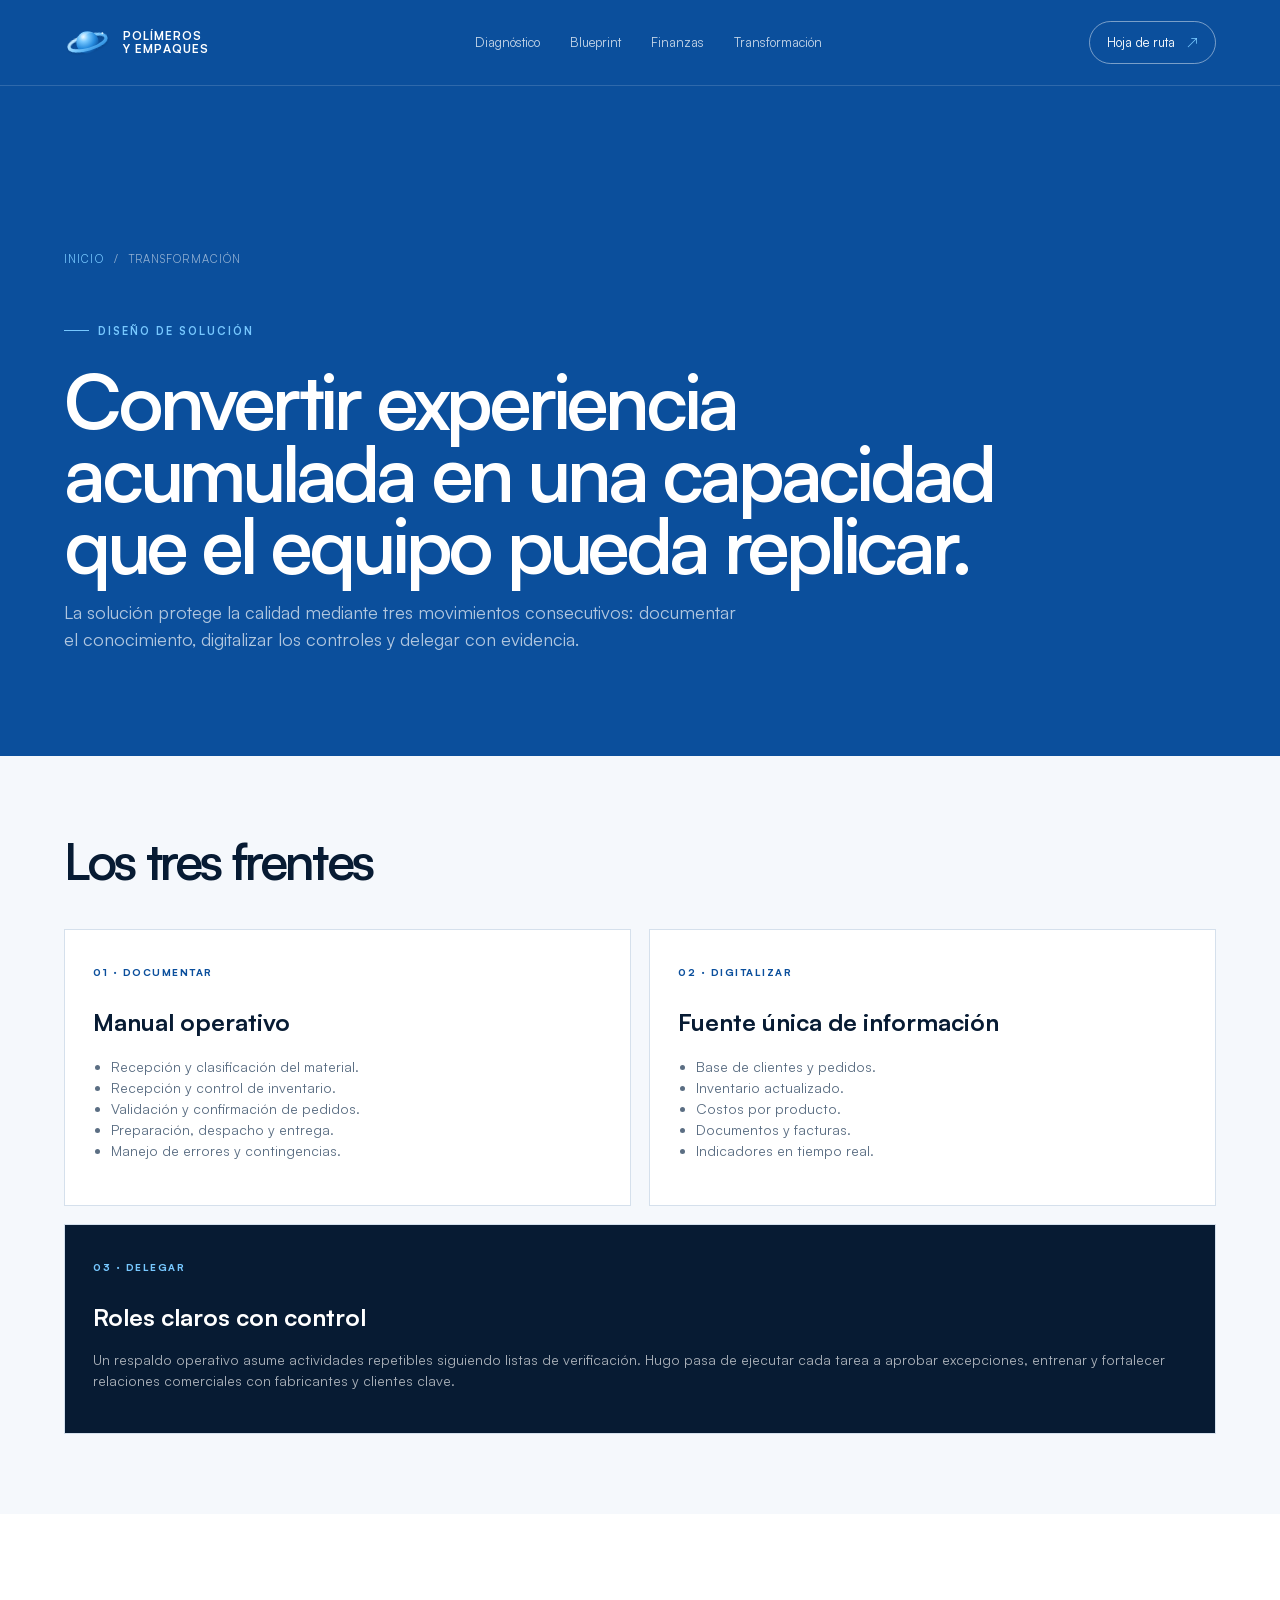
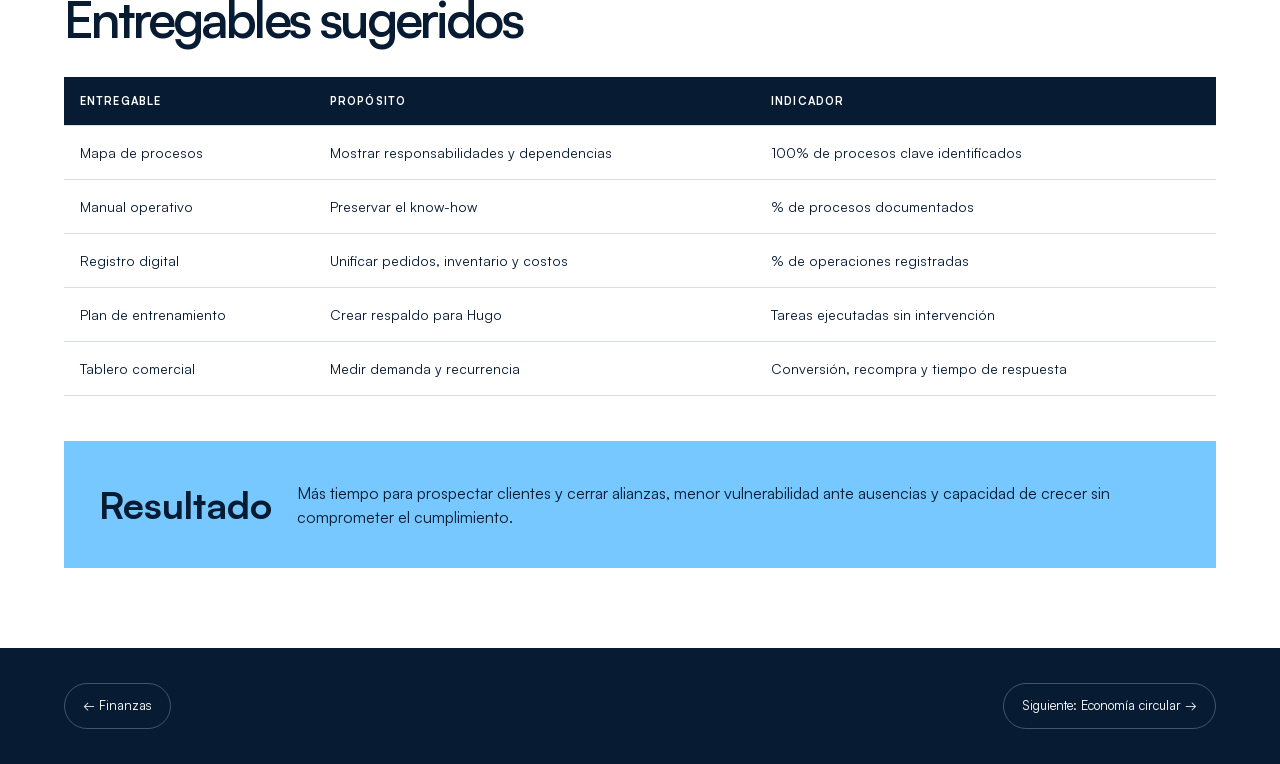
<file: transformacion.html>
<!DOCTYPE html><html lang="es"><head><meta charset="UTF-8"><meta name="viewport" content="width=device-width,initial-scale=1"><title>Transformación | Polímeros y Empaques</title><link rel="stylesheet" href="styles.css"></head><body>
<header class="site-header detail-header"><a class="brand" href="index.html"><img class="brand-logo" src="assets/logo-polimeros-empaques.svg" alt="Logo de Polímeros y Empaques"><span>Polímeros<br>y Empaques</span></a><nav><a href="diagnostico.html">Diagnóstico</a><a href="blueprint.html">Blueprint</a><a href="finanzas.html">Finanzas</a><a href="transformacion.html">Transformación</a></nav><a class="nav-cta" href="ruta.html">Hoja de ruta <span>↗</span></a></header>
<main><section class="detail-hero"><div class="breadcrumb"><a href="index.html">Inicio</a><span>/</span><span>Transformación</span></div><p class="eyebrow light"><span></span> Diseño de solución</p><h1>Convertir experiencia acumulada en una capacidad que el equipo pueda replicar.</h1><p>La solución protege la calidad mediante tres movimientos consecutivos: documentar el conocimiento, digitalizar los controles y delegar con evidencia.</p></section>
<section class="detail-section"><h2>Los tres frentes</h2><div class="content-grid"><article class="content-card"><span class="kicker">01 · Documentar</span><h3>Manual operativo</h3><ul><li>Recepción y clasificación del material.</li><li>Recepción y control de inventario.</li><li>Validación y confirmación de pedidos.</li><li>Preparación, despacho y entrega.</li><li>Manejo de errores y contingencias.</li></ul></article><article class="content-card"><span class="kicker">02 · Digitalizar</span><h3>Fuente única de información</h3><ul><li>Base de clientes y pedidos.</li><li>Inventario actualizado.</li><li>Costos por producto.</li><li>Documentos y facturas.</li><li>Indicadores en tiempo real.</li></ul></article><article class="content-card wide-card"><span class="kicker">03 · Delegar</span><h3>Roles claros con control</h3><p>Un respaldo operativo asume actividades repetibles siguiendo listas de verificación. Hugo pasa de ejecutar cada tarea a aprobar excepciones, entrenar y fortalecer relaciones comerciales con fabricantes y clientes clave.</p></article></div></section>
<section class="detail-section alt"><h2>Entregables sugeridos</h2><table class="data-table"><thead><tr><th>Entregable</th><th>Propósito</th><th>Indicador</th></tr></thead><tbody><tr><td>Mapa de procesos</td><td>Mostrar responsabilidades y dependencias</td><td>100% de procesos clave identificados</td></tr><tr><td>Manual operativo</td><td>Preservar el know-how</td><td>% de procesos documentados</td></tr><tr><td>Registro digital</td><td>Unificar pedidos, inventario y costos</td><td>% de operaciones registradas</td></tr><tr><td>Plan de entrenamiento</td><td>Crear respaldo para Hugo</td><td>Tareas ejecutadas sin intervención</td></tr><tr><td>Tablero comercial</td><td>Medir demanda y recurrencia</td><td>Conversión, recompra y tiempo de respuesta</td></tr></tbody></table><div class="callout"><strong>Resultado</strong><p>Más tiempo para prospectar clientes y cerrar alianzas, menor vulnerabilidad ante ausencias y capacidad de crecer sin comprometer el cumplimiento.</p></div></section></main><div class="next-pages"><a href="finanzas.html">← Finanzas</a><a href="economia-circular.html">Siguiente: Economía circular →</a></div></body></html>
</file>
<file: styles.css>
@font-face{font-family:Satoshi;src:url('assets/fonts/Satoshi-Variable.ttf') format('truetype');font-weight:300 900;font-style:normal;font-display:swap}
@font-face{font-family:Satoshi;src:url('assets/fonts/Satoshi-VariableItalic.ttf') format('truetype');font-weight:300 900;font-style:italic;font-display:swap}
:root{--ink:#071b33;--green:#0b4f9c;--lime:#77c8ff;--mint:#e7f2ff;--cream:#f5f8fc;--orange:#f5a65b;--line:#d5e0ec;--white:#fff;--muted:#5b6e83}
*{box-sizing:border-box}html{scroll-behavior:smooth}body{margin:0;background:var(--cream);color:var(--ink);font-family:Satoshi,Arial,sans-serif;font-size:16px;line-height:1.5}a{color:inherit;text-decoration:none}img{display:block}em{font-weight:400;color:var(--green)}
.site-header{height:86px;display:flex;align-items:center;justify-content:space-between;padding:0 max(5vw,28px);border-bottom:1px solid rgba(255,255,255,.15);position:absolute;z-index:10;width:100%;color:#fff}.brand{display:flex;align-items:center;gap:12px;font-size:12px;font-weight:700;line-height:1.05;text-transform:uppercase;letter-spacing:.08em}.brand-logo{width:47px;height:47px;object-fit:contain;flex:0 0 auto}nav{display:flex;gap:30px;font-size:13px}nav a{opacity:.75;transition:.2s}nav a:hover{opacity:1}.nav-cta{border:1px solid rgba(255,255,255,.45);padding:11px 17px;border-radius:100px;font-size:13px}.nav-cta span{color:var(--lime);margin-left:8px}
.hero{min-height:760px;background:var(--green);color:#fff;display:grid;grid-template-columns:1.05fr .95fr;overflow:hidden}.hero-copy{padding:170px 5vw 75px;position:relative;z-index:2}.eyebrow{text-transform:uppercase;font-size:11px;font-weight:700;letter-spacing:.18em;color:var(--green);display:flex;align-items:center;gap:9px;margin:0 0 25px}.eyebrow span{width:25px;height:1px;background:currentColor}.eyebrow.light{color:var(--lime)}h1,h2{font-size:clamp(50px,6vw,88px);line-height:.94;letter-spacing:-.055em;margin:0;font-weight:600}h1 em,h2 em{font-style:italic;color:var(--lime)}.lead{font-size:18px;max-width:590px;color:rgba(255,255,255,.7);margin:30px 0 35px}.hero-actions{display:flex;gap:12px}.button{padding:14px 21px;border-radius:100px;font-size:14px;font-weight:700}.button.primary{background:var(--lime);color:var(--ink)}.button.primary span{margin-left:15px}.button.ghost{border:1px solid rgba(255,255,255,.35)}.hero-proof{display:flex;gap:0;margin-top:75px;border-top:1px solid rgba(255,255,255,.18);max-width:620px}.hero-proof div{padding:22px 34px 0 0;margin-right:34px;border-right:1px solid rgba(255,255,255,.18);display:flex;flex-direction:column}.hero-proof div:last-child{border:0}.hero-proof strong{font-size:20px;color:var(--lime)}.hero-proof span{font-size:11px;color:rgba(255,255,255,.55)}
.hero-visual{position:relative;background:radial-gradient(circle at 47% 48%,#267fc8 0,#125eaa 32%,#0b4f9c 64%);overflow:hidden}.orbit{position:absolute;border:1px solid rgba(119,200,255,.25);border-radius:50%}.orbit-one{inset:15% -20%}.orbit-two{inset:27% -2%}.roll{position:absolute;width:170px;height:380px;border-radius:85px;background:linear-gradient(90deg,#f2f0df,#aab49d 35%,#fff 52%,#8d9b88 88%);box-shadow:20px 35px 45px rgba(0,0,0,.28);transform:rotate(24deg)}.roll:after{content:"";position:absolute;left:0;right:0;height:125px;border-radius:50%;background:radial-gradient(circle,#45594d 0 21%,#b8c2ad 22% 38%,#e9eadc 40% 70%,#fff 74%);box-shadow:inset 0 9px 13px rgba(0,0,0,.25)}.roll span{position:absolute;inset:0;border-radius:inherit;background:repeating-linear-gradient(120deg,transparent 0 32px,rgba(255,255,255,.2) 33px,transparent 35px)}.roll-one{left:21%;top:11%;transform:rotate(30deg)}.roll-two{left:49%;top:32%;transform:rotate(19deg);width:150px;height:340px;filter:brightness(.88)}.roll-three{left:5%;top:53%;transform:rotate(70deg);width:120px;height:280px}.floating-card{position:absolute;right:7%;bottom:10%;display:flex;align-items:center;gap:12px;padding:14px 18px;border:1px solid rgba(255,255,255,.25);background:rgba(7,27,51,.78);backdrop-filter:blur(8px);border-radius:12px}.floating-card small,.floating-card strong{display:block}.floating-card small{font-size:10px;opacity:.6}.floating-card strong{font-size:13px}.pulse{width:9px;height:9px;border-radius:50%;background:#f3c65d;box-shadow:0 0 0 5px rgba(243,198,93,.15)}
.section{padding:110px max(5vw,28px)}.section-heading{display:flex;justify-content:space-between;align-items:end;gap:50px;margin-bottom:60px}.section-heading h2{font-size:clamp(42px,5vw,70px)}.section-heading h2 em{color:var(--green)}.section-heading>p{max-width:430px;color:var(--muted)}.diagnostic-grid{display:grid;grid-template-columns:repeat(3,1fr);gap:16px}.problem-card{min-height:330px;border:1px solid var(--line);padding:28px;position:relative;background:rgba(255,255,255,.3);display:flex;flex-direction:column}.problem-card.featured{background:var(--white)}.card-number{position:absolute;right:23px;top:22px;color:#9ca8a2;font-size:11px}.icon-box{width:45px;height:45px;border-radius:50%;display:grid;place-items:center;background:var(--mint)}.icon-box img,.pillar-top img{width:21px;height:21px}.problem-card h3{font-size:26px;margin:55px 0 8px;letter-spacing:-.03em}.problem-card p{margin:0;color:var(--muted);font-size:14px}.tag{font-size:10px;text-transform:uppercase;letter-spacing:.12em;margin-top:auto;width:max-content;border:1px solid #bdc9c2;border-radius:20px;padding:6px 10px}.tag.danger{background:#ffede5;color:#b34319;border-color:#ffd1bf}.swot{background:var(--green);color:white;margin-top:70px;padding:55px;display:grid;grid-template-columns:.8fr 1.2fr;gap:70px;border-radius:4px}.swot-intro h2{font-size:45px;line-height:1.02}.swot-intro>p:last-child{color:rgba(255,255,255,.55)}.swot-list article{display:flex;gap:20px;padding:20px 0;border-bottom:1px solid rgba(255,255,255,.15)}.swot-list article>span{width:35px;height:35px;display:grid;place-items:center;background:var(--lime);border-radius:50%;color:var(--ink);font-weight:800}.swot-list h3{margin:0;font-size:17px}.swot-list p{margin:4px 0 0;color:rgba(255,255,255,.6);font-size:13px}
.blueprint{background:white}.blueprint-scroll{overflow-x:auto;padding-bottom:12px}.blueprint-table{min-width:1100px;display:grid;grid-template-columns:180px repeat(5,1fr);border-top:1px solid var(--line);border-left:1px solid var(--line)}.blueprint-table>div{padding:20px 18px;border-right:1px solid var(--line);border-bottom:1px solid var(--line);font-size:13px;min-height:82px}.bp-corner{color:var(--muted);text-transform:uppercase;font-size:10px!important;letter-spacing:.13em}.bp-step{background:var(--ink);color:white;display:flex;gap:10px;flex-direction:column}.bp-step b{color:var(--lime);font-size:11px}.bp-step span{font-size:16px;font-weight:700}.bp-label{font-size:10px!important;font-weight:800;text-transform:uppercase;letter-spacing:.1em;background:var(--cream)}.bp-label.accent{background:var(--lime)}.bp-label.dark{background:var(--green);color:white}.bp-label small{font-weight:400;opacity:.65}.blueprint-insight{margin-top:25px;display:flex;align-items:center;gap:18px;background:var(--mint);padding:20px 25px}.blueprint-insight img{width:28px}.blueprint-insight strong{font-size:12px;text-transform:uppercase;letter-spacing:.1em}.blueprint-insight p{margin:3px 0;color:var(--muted)}
.finance{background:var(--ink);color:white}.finance-inner{display:grid;grid-template-columns:.8fr 1.2fr;gap:8vw}.finance-copy h2{font-size:clamp(45px,5vw,72px)}.finance-copy p:not(.eyebrow){color:rgba(255,255,255,.6);max-width:520px}.score{display:flex;align-items:center;margin-top:55px}.score>strong{font-size:84px;letter-spacing:-.06em;color:var(--lime);line-height:.8}.score span{font-size:13px;color:rgba(255,255,255,.45);margin-left:13px}.score b{color:#f0c565;font-size:11px;text-transform:uppercase}.metrics{display:grid;grid-template-columns:repeat(2,1fr);border-left:1px solid rgba(255,255,255,.15);border-top:1px solid rgba(255,255,255,.15)}.metrics article{padding:30px;border-right:1px solid rgba(255,255,255,.15);border-bottom:1px solid rgba(255,255,255,.15);display:flex;flex-direction:column}.metrics span{font-size:11px;text-transform:uppercase;letter-spacing:.12em;color:rgba(255,255,255,.5)}.metrics strong{font-size:30px;margin:15px 0 2px}.metrics small{color:var(--lime)}
.pillars{display:grid;grid-template-columns:repeat(3,1fr);gap:18px}.pillars article{background:white;border:1px solid var(--line);padding:30px}.pillar-top{display:flex;align-items:center;justify-content:space-between;color:#95a29c}.pillar-top img{width:28px;height:28px}.pillars h3{font-size:29px;margin:58px 0 10px}.pillars p,.pillars li{font-size:14px;color:var(--muted)}.pillars ul{list-style:none;padding:18px 0 0;border-top:1px solid var(--line);margin-top:25px}.pillars li{padding:5px 0}.pillars li:before{content:'✓';color:var(--green);font-weight:800;margin-right:9px}.circular{padding-top:0}.circular-card{min-height:520px;background:#77c8ff;display:grid;grid-template-columns:1fr 1fr;overflow:hidden}.circular-copy{padding:65px}.circular-copy .eyebrow{color:var(--green)}.circular-copy h2{font-size:64px}.circular-copy>p:not(.eyebrow){max-width:520px}.circular-stats{display:flex;gap:35px;margin-top:55px}.circular-stats div{display:flex;flex-direction:column}.circular-stats strong{font-size:31px}.circular-stats span{font-size:11px}.cycle{position:relative;min-height:520px;background:var(--green);border-radius:50% 0 0 50%;color:white}.cycle:before{content:'';position:absolute;inset:75px;border:1px dashed rgba(119,200,255,.55);border-radius:50%}.cycle-center{position:absolute;left:50%;top:50%;transform:translate(-50%,-50%);width:145px;height:145px;background:var(--cream);color:var(--ink);border-radius:50%;display:flex;flex-direction:column;justify-content:center;align-items:center}.cycle-center img{width:25px}.cycle-center b{font-size:36px}.cycle-center span{font-size:10px;text-transform:uppercase}.node{position:absolute;background:var(--lime);color:var(--ink);font-size:11px;font-weight:800;text-transform:uppercase;padding:9px 13px;border-radius:30px}.n1{top:11%;left:44%}.n2{top:28%;right:8%}.n3{bottom:23%;right:7%}.n4{bottom:10%;left:35%}.n5{top:37%;left:5%}
.timeline{display:grid;grid-template-columns:repeat(4,1fr);position:relative}.timeline:before{content:'';position:absolute;top:42px;left:0;right:0;height:1px;background:var(--line)}.timeline article{padding-right:35px}.time{font-size:11px;text-transform:uppercase;letter-spacing:.12em;color:var(--green);font-weight:700}.dot{width:13px;height:13px;background:var(--lime);border:3px solid var(--green);border-radius:50%;position:relative;margin:18px 0 30px}.timeline h3{font-size:24px;margin:0 0 8px}.timeline p{color:var(--muted);font-size:14px}.closing{background:var(--green);color:white;margin-top:100px;padding:55px;display:grid;grid-template-columns:1.1fr 1fr auto;align-items:end;gap:70px}.closing h2{font-size:55px}.closing>p{color:rgba(255,255,255,.65);max-width:460px}.closing>a{width:50px;height:50px;background:var(--lime);color:var(--ink);border-radius:50%;display:grid;place-items:center;font-size:22px}footer{padding:35px max(5vw,28px);display:flex;justify-content:space-between;align-items:center;background:#051426;color:white}footer p{font-size:11px;color:rgba(255,255,255,.45)}
@media(max-width:900px){.site-header nav{display:none}.hero{grid-template-columns:1fr}.hero-copy{padding-top:140px}.hero-visual{min-height:520px}.section-heading{display:block}.section-heading>p{margin-top:24px}.diagnostic-grid,.pillars{grid-template-columns:1fr}.swot,.finance-inner,.circular-card{grid-template-columns:1fr}.cycle{border-radius:50% 50% 0 0}.timeline{grid-template-columns:1fr 1fr;gap:35px}.timeline:before{display:none}.closing{grid-template-columns:1fr;gap:25px}}
@media(max-width:580px){.nav-cta{display:none}.site-header{height:75px}.hero{min-height:auto}.hero-copy{padding:120px 24px 60px}.hero-copy h1{font-size:48px}.hero-actions{align-items:flex-start;flex-direction:column}.hero-proof{flex-wrap:wrap;margin-top:50px}.hero-proof div{margin-right:18px;padding-right:18px}.hero-visual{min-height:430px}.section{padding:75px 22px}.section-heading{margin-bottom:38px}.section-heading h2{font-size:42px}.swot{margin-left:-22px;margin-right:-22px;padding:36px 22px}.swot-intro h2,.circular-copy h2{font-size:40px}.metrics{grid-template-columns:1fr}.circular-copy{padding:42px 25px}.circular-stats{flex-wrap:wrap}.cycle{min-height:420px}.cycle:before{inset:60px}.timeline{grid-template-columns:1fr}.closing{margin:70px -22px 0;padding:40px 23px}.closing h2{font-size:42px}footer{align-items:flex-start;flex-direction:column;gap:20px}}
.section-link{display:flex;width:max-content;gap:45px;align-items:center;margin-top:28px;padding:13px 18px;border:1px solid var(--green);border-radius:40px;font-size:13px;font-weight:700}.section-link span{font-size:18px}.light-link{color:white;border-color:rgba(255,255,255,.35);grid-column:2}.detail-header{position:relative;background:var(--green)}.detail-hero{padding:165px max(5vw,28px) 85px;background:var(--green);color:white}.detail-hero h1{max-width:950px}.detail-hero>p:not(.eyebrow){max-width:690px;color:rgba(255,255,255,.68);font-size:18px}.breadcrumb{display:flex;gap:10px;font-size:11px;text-transform:uppercase;letter-spacing:.1em;margin-bottom:55px;color:rgba(255,255,255,.55)}.breadcrumb a{color:var(--lime)}.detail-section{padding:80px max(5vw,28px)}.detail-section.alt{background:white}.detail-section h2{font-size:clamp(36px,4vw,56px);margin-bottom:25px}.detail-section>.intro{max-width:780px;color:var(--muted);font-size:17px}.content-grid{display:grid;grid-template-columns:repeat(2,1fr);gap:18px;margin-top:45px}.content-card{border:1px solid var(--line);background:white;padding:28px}.content-card .kicker{color:var(--green);font-size:10px;font-weight:800;text-transform:uppercase;letter-spacing:.15em}.content-card h3{font-size:24px;margin:22px 0 8px}.content-card p,.content-card li{color:var(--muted);font-size:14px}.content-card ul{padding-left:18px}.wide-card{grid-column:1/-1;background:var(--ink);color:white}.wide-card p,.wide-card li{color:rgba(255,255,255,.65)}.wide-card .kicker{color:var(--lime)}.data-table{width:100%;border-collapse:collapse;margin-top:35px;background:white}.data-table th,.data-table td{text-align:left;border-bottom:1px solid var(--line);padding:16px}.data-table th{background:var(--ink);color:white;font-size:11px;text-transform:uppercase;letter-spacing:.1em}.data-table td{font-size:14px}.callout{margin-top:45px;padding:35px;background:var(--lime);display:grid;grid-template-columns:auto 1fr;gap:25px;align-items:center}.callout strong{font-size:38px}.callout p{margin:0}.next-pages{display:flex;justify-content:space-between;gap:15px;padding:35px max(5vw,28px);background:var(--ink);color:white}.next-pages a{padding:12px 18px;border:1px solid rgba(255,255,255,.25);border-radius:30px;font-size:13px}@media(max-width:700px){.content-grid{grid-template-columns:1fr}.wide-card{grid-column:auto}.callout{grid-template-columns:1fr}.light-link{grid-column:auto}.next-pages{align-items:flex-start;flex-direction:column}}
.company-hero{min-height:820px;background:linear-gradient(120deg,#061a34 0%,#0a3970 55%,#0d61b8 100%);color:white;display:grid;grid-template-columns:1.05fr .95fr;position:relative;overflow:hidden}.company-hero-copy{padding:180px 5vw 130px;position:relative;z-index:2}.company-hero h1{font-size:clamp(48px,6vw,85px)}.company-hero-copy>p:not(.eyebrow){max-width:590px;color:rgba(255,255,255,.68);font-size:18px;margin:30px 0 38px}.material-scene{position:relative;background:radial-gradient(circle at 45% 45%,#318bd8,#0b4f9c 50%,#082c58);overflow:hidden}.mesh{position:absolute;border:1px solid rgba(119,200,255,.22);border-radius:50%;transform:rotate(-15deg)}.m1{inset:12% -25%}.m2{inset:27% -8%}.material-roll{position:absolute;width:170px;height:390px;border-radius:90px;background:linear-gradient(90deg,#cde5f5,#6ca7d2 32%,#f6fbff 50%,#4387bb 82%,#b7d9ed);box-shadow:20px 35px 50px rgba(0,18,42,.4);transform:rotate(28deg)}.material-roll:before{content:'';position:absolute;inset:0 0 auto;height:125px;border-radius:50%;background:radial-gradient(circle,#163b5c 0 20%,#92b8d2 21% 38%,#e5f2f9 39% 70%,white 73%)}.r1{left:13%;top:13%}.r2{left:47%;top:37%;width:135px;height:330px;transform:rotate(18deg)}.r3{left:4%;top:59%;width:110px;height:250px;transform:rotate(72deg)}.material-scene p{position:absolute;right:7%;bottom:7%;font-size:12px;text-transform:uppercase;letter-spacing:.12em;color:rgba(255,255,255,.7)}.hero-strip{position:absolute;bottom:0;left:0;right:0;z-index:3;display:grid;grid-template-columns:repeat(4,1fr);background:rgba(4,20,42,.78);backdrop-filter:blur(8px)}.hero-strip span{padding:21px 5vw;border-right:1px solid rgba(255,255,255,.14);font-size:11px;text-transform:uppercase;letter-spacing:.1em;color:#badefa}.company-intro{display:grid;grid-template-columns:70px 1.2fr .8fr;gap:35px;align-items:start}.intro-index{color:#86a0b9;font-size:12px}.company-intro h2{font-size:clamp(42px,5vw,68px)}.company-intro h2 em,.products-section h2 em,.service-copy h2 em{color:var(--green)}.intro-copy{padding-top:32px;color:var(--muted)}.product-grid{display:grid;grid-template-columns:1.15fr .85fr .85fr;gap:16px}.product-card{background:white;border:1px solid var(--line)}.product-art{height:260px;position:relative;overflow:hidden;background:#dcecff}.product-featured .product-art{height:340px}.stretch:before{content:'';position:absolute;width:160px;height:330px;border-radius:80px;background:linear-gradient(90deg,#9ecce9,#fff 48%,#4d96c7);left:50%;top:48%;transform:translate(-50%,-50%) rotate(68deg);box-shadow:20px 25px 30px rgba(7,45,82,.22)}.stretch:after{content:'';position:absolute;width:108px;height:45px;border-radius:50%;background:radial-gradient(circle,#284c69 0 23%,#eef8ff 25% 67%,white 70%);left:30%;top:23%;transform:rotate(68deg)}.polymers{background:linear-gradient(145deg,#c9e8fc,#71b7eb)}.polymers i{position:relative;display:inline-block;width:58px;height:58px;margin:20px 2px;border-radius:42% 58% 55% 45%;background:linear-gradient(145deg,#eefaff,#469dde);box-shadow:inset -7px -8px 12px rgba(9,73,124,.25)}.packages{background:#0c3e73}.packages i{position:absolute;width:110px;height:130px;border:2px solid #7bcaff;background:rgba(119,200,255,.12)}.packages i:nth-child(1){left:15%;top:25%;transform:rotate(-8deg)}.packages i:nth-child(2){left:42%;top:11%;transform:rotate(10deg)}.packages i:nth-child(3){right:2%;top:37%;transform:rotate(-4deg)}.product-info{padding:27px}.product-info>span{font-size:10px;color:var(--green);text-transform:uppercase;letter-spacing:.14em}.product-info h3{font-size:27px;margin:22px 0 8px}.product-info p{color:var(--muted);font-size:14px;min-height:64px}.product-info a{font-size:12px;font-weight:800;color:var(--green)}.benefit-band{display:grid;grid-template-columns:repeat(4,1fr);background:#0b4f9c;color:white;padding:0 max(5vw,28px)}.benefit-band article{padding:44px 28px;border-right:1px solid rgba(255,255,255,.16)}.benefit-band strong{font-size:22px}.benefit-band p{font-size:12px;color:rgba(255,255,255,.62)}.industries{background:#071b33;color:white}.industries .section-heading>p{color:#91a9c0}.industry-list{display:grid;grid-template-columns:repeat(4,1fr);border-top:1px solid rgba(255,255,255,.18)}.industry-list article{padding:35px 25px;border-right:1px solid rgba(255,255,255,.18)}.industry-list span{font-size:10px;color:var(--lime)}.industry-list h3{font-size:25px;margin:55px 0 8px}.industry-list p{font-size:13px;color:rgba(255,255,255,.55)}.service-section{display:grid;grid-template-columns:1fr 1fr;gap:8vw;align-items:center}.service-visual{min-height:540px;background:#dbeeff;display:flex;align-items:center;justify-content:center;position:relative;overflow:hidden}.planet{width:210px;height:210px;border-radius:50%;background:radial-gradient(circle at 35% 28%,#d9f2ff,#398ed0 55%,#0a4a91);box-shadow:0 35px 55px rgba(7,50,92,.3)}.planet:after{content:'';position:absolute;width:380px;height:115px;border:22px solid #fff;border-radius:50%;left:50%;top:48%;transform:translate(-50%,-50%) rotate(-18deg);clip-path:polygon(0 0,100% 0,100% 50%,0 78%)}.service-visual>p{position:absolute;left:25px;bottom:18px;max-width:250px;font-size:12px;color:var(--muted)}.service-copy h2{font-size:clamp(43px,5vw,65px)}.service-copy ol{list-style:none;padding:0;margin-top:45px}.service-copy li{display:grid;grid-template-columns:45px 1fr;gap:16px;padding:19px 0;border-top:1px solid var(--line)}.service-copy li b{color:var(--green);font-size:11px}.service-copy li strong{font-size:17px}.service-copy li p{margin:3px 0;color:var(--muted);font-size:13px}.company-cta{text-align:center;background:linear-gradient(135deg,#0b4f9c,#092f61);color:white}.company-cta .eyebrow{justify-content:center}.company-cta h2{font-size:clamp(52px,7vw,90px)}.company-cta>p:not(.eyebrow){max-width:620px;margin:25px auto 35px;color:rgba(255,255,255,.65)}.company-cta small{display:block;margin-top:18px;color:rgba(255,255,255,.4)}.consulting-entry{padding:40px max(5vw,28px);display:flex;justify-content:space-between;align-items:center;background:#dcecff}.consulting-entry span{font-size:10px;text-transform:uppercase;letter-spacing:.12em;color:var(--green)}.consulting-entry h3{margin:5px 0;font-size:21px}.consulting-entry a{padding:12px 18px;border:1px solid var(--green);border-radius:30px;font-size:12px;font-weight:700}
@media(max-width:900px){.company-hero{grid-template-columns:1fr}.material-scene{min-height:520px}.company-intro{grid-template-columns:40px 1fr}.intro-copy{grid-column:2}.product-grid{grid-template-columns:1fr 1fr}.product-featured{grid-column:1/-1}.benefit-band,.industry-list{grid-template-columns:1fr 1fr}.service-section{grid-template-columns:1fr}.consulting-entry{gap:25px}}
@media(max-width:580px){.company-hero-copy{padding:130px 23px 120px}.company-hero h1{font-size:45px}.hero-strip{grid-template-columns:1fr 1fr}.hero-strip span{padding:14px 18px}.material-scene{min-height:390px}.company-intro{grid-template-columns:1fr}.intro-copy{grid-column:auto}.product-grid,.benefit-band,.industry-list{grid-template-columns:1fr}.product-featured{grid-column:auto}.service-visual{min-height:390px}.planet:after{width:310px}.consulting-entry{align-items:flex-start;flex-direction:column}}
.sales-grid{grid-template-columns:repeat(2,1fr)}.sales-grid .product-art{height:320px}.sales-grid .product-featured{grid-column:auto}@media(max-width:580px){.sales-grid{grid-template-columns:1fr}}
</file>
